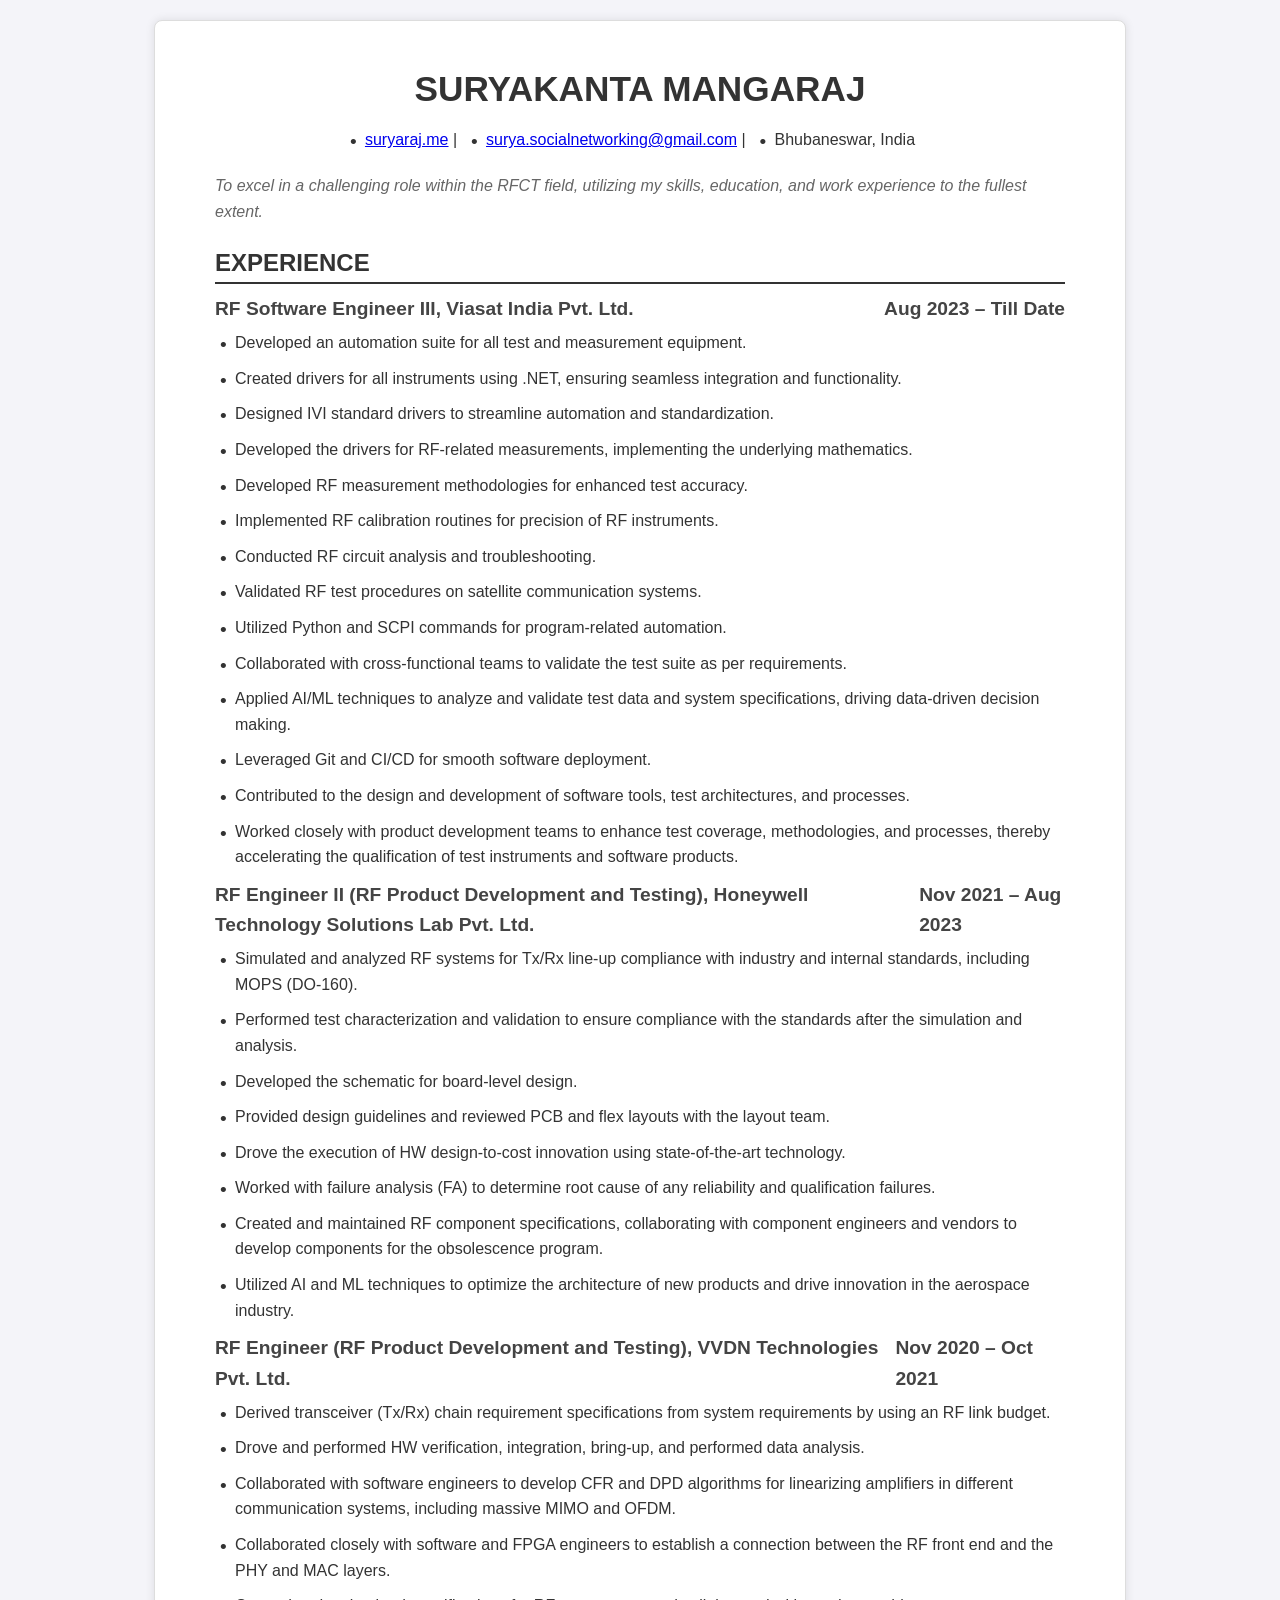
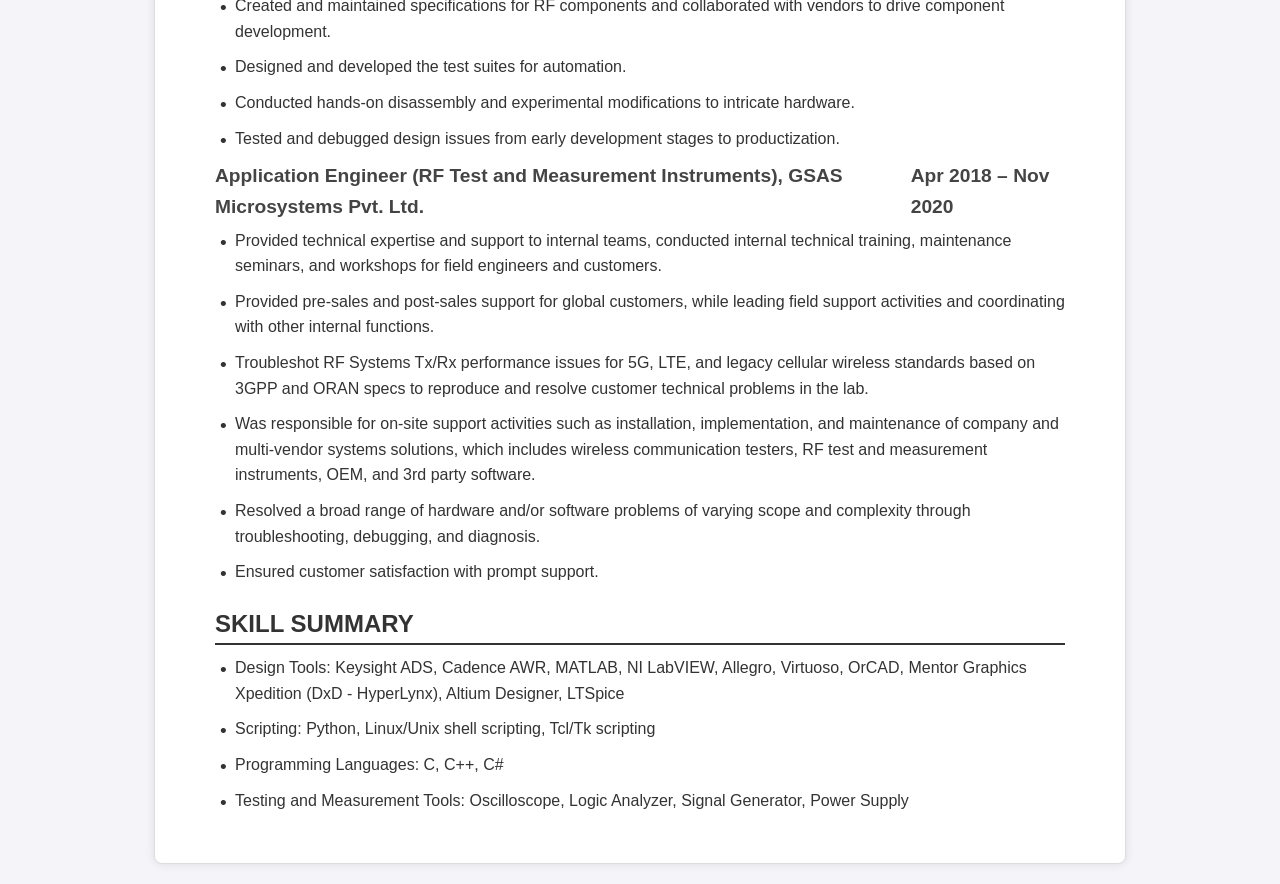
<file: Resume/index.html>
<html lang="en">
<head>
    <meta charset="UTF-8">
    <title>Suryakanta Mangaraj</title>
    <link rel="stylesheet" type="text/css" href="resume.css">
</head>
<body>
    <div id="resume">
<h1>Suryakanta Mangaraj</h1>
<ul>
<li><a href="http://suryaraj.me">suryaraj.me</a></li>
<li><a href="&#109;&#97;&#105;&#108;&#116;&#111;&#58;&#115;&#117;&#114;&#121;&#97;&#46;&#115;&#111;&#99;&#105;&#97;&#108;&#110;&#101;&#116;&#119;&#111;&#114;&#107;&#105;&#110;&#103;&#64;&#103;&#109;&#97;&#105;&#108;&#46;&#99;&#111;&#109;">&#115;&#117;&#114;&#121;&#97;&#46;&#115;&#111;&#99;&#105;&#97;&#108;&#110;&#101;&#116;&#119;&#111;&#114;&#107;&#105;&#110;&#103;&#64;&#103;&#109;&#97;&#105;&#108;&#46;&#99;&#111;&#109;</a></li>
<li>Bhubaneswar, India</li>
</ul>
<p>To excel in a challenging role within the RFCT field, utilizing my skills, education, and work experience to the fullest extent.</p>
<h2>Experience</h2>
<h3><span>RF Software Engineer III, Viasat India Pvt. Ltd.</span> <span>Aug 2023 &ndash; Till Date</span></h3>
<ul>
<li>Developed an automation suite for all test and measurement equipment.</li>
<li>Created drivers for all instruments using .NET, ensuring seamless integration and functionality.</li>
<li>Designed IVI standard drivers to streamline automation and standardization.</li>
<li>Developed the drivers for RF-related measurements, implementing the underlying mathematics.</li>
<li>Developed RF measurement methodologies for enhanced test accuracy.</li>
<li>Implemented RF calibration routines for precision of RF instruments.</li>
<li>Conducted RF circuit analysis and troubleshooting.</li>
<li>Validated RF test procedures on satellite communication systems.</li>
<li>Utilized Python and SCPI commands for program-related automation.</li>
<li>Collaborated with cross-functional teams to validate the test suite as per requirements.</li>
<li>Applied AI/ML techniques to analyze and validate test data and system specifications, driving data-driven decision making.</li>
<li>Leveraged Git and CI/CD for smooth software deployment.</li>
<li>Contributed to the design and development of software tools, test architectures, and processes.</li>
<li>Worked closely with product development teams to enhance test coverage, methodologies, and processes, thereby accelerating the qualification of test instruments and software products.</li>
</ul>
<h3><span>RF Engineer II (RF Product Development and Testing), Honeywell Technology Solutions Lab Pvt. Ltd.</span> <span>Nov 2021 &ndash; Aug 2023</span></h3>
<ul>
<li>Simulated and analyzed RF systems for Tx/Rx line-up compliance with industry and internal standards, including MOPS (DO-160).</li>
<li>Performed test characterization and validation to ensure compliance with the standards after the simulation and analysis.</li>
<li>Developed the schematic for board-level design.</li>
<li>Provided design guidelines and reviewed PCB and flex layouts with the layout team.</li>
<li>Drove the execution of HW design-to-cost innovation using state-of-the-art technology.</li>
<li>Worked with failure analysis (FA) to determine root cause of any reliability and qualification failures.</li>
<li>Created and maintained RF component specifications, collaborating with component engineers and vendors to develop components for the obsolescence program.</li>
<li>Utilized AI and ML techniques to optimize the architecture of new products and drive innovation in the aerospace industry.</li>
</ul>
<h3><span>RF Engineer (RF Product Development and Testing), VVDN Technologies Pvt. Ltd.</span> <span>Nov 2020 &ndash; Oct 2021</span></h3>
<ul>
<li>Derived transceiver (Tx/Rx) chain requirement specifications from system requirements by using an RF link budget.</li>
<li>Drove and performed HW verification, integration, bring-up, and performed data analysis.</li>
<li>Collaborated with software engineers to develop CFR and DPD algorithms for linearizing amplifiers in different communication systems, including massive MIMO and OFDM.</li>
<li>Collaborated closely with software and FPGA engineers to establish a connection between the RF front end and the PHY and MAC layers.</li>
<li>Created and maintained specifications for RF components and collaborated with vendors to drive component development.</li>
<li>Designed and developed the test suites for automation.</li>
<li>Conducted hands-on disassembly and experimental modifications to intricate hardware.</li>
<li>Tested and debugged design issues from early development stages to productization.</li>
</ul>
<h3><span>Application Engineer (RF Test and Measurement Instruments), GSAS Microsystems Pvt. Ltd.</span> <span>Apr 2018 &ndash; Nov 2020</span></h3>
<ul>
<li>Provided technical expertise and support to internal teams, conducted internal technical training, maintenance seminars, and workshops for field engineers and customers.</li>
<li>Provided pre-sales and post-sales support for global customers, while leading field support activities and coordinating with other internal functions.</li>
<li>Troubleshot RF Systems Tx/Rx performance issues for 5G, LTE, and legacy cellular wireless standards based on 3GPP and ORAN specs to reproduce and resolve customer technical problems in the lab.</li>
<li>Was responsible for on-site support activities such as installation, implementation, and maintenance of company and multi-vendor systems solutions, which includes wireless communication testers, RF test and measurement instruments, OEM, and 3rd party software.</li>
<li>Resolved a broad range of hardware and/or software problems of varying scope and complexity through troubleshooting, debugging, and diagnosis.</li>
<li>Ensured customer satisfaction with prompt support.</li>
</ul>
<h2>Skill Summary</h2>
<ul>
<li>Design Tools: Keysight ADS, Cadence AWR, MATLAB, NI LabVIEW, Allegro, Virtuoso, OrCAD, Mentor Graphics Xpedition (DxD - HyperLynx), Altium Designer, LTSpice</li>
<li>Scripting: Python, Linux/Unix shell scripting, Tcl/Tk scripting</li>
<li>Programming Languages: C, C++, C#</li>
<li>Testing and Measurement Tools: Oscilloscope, Logic Analyzer, Signal Generator, Power Supply</li>
</ul></div>
</body>
</html>
</file>
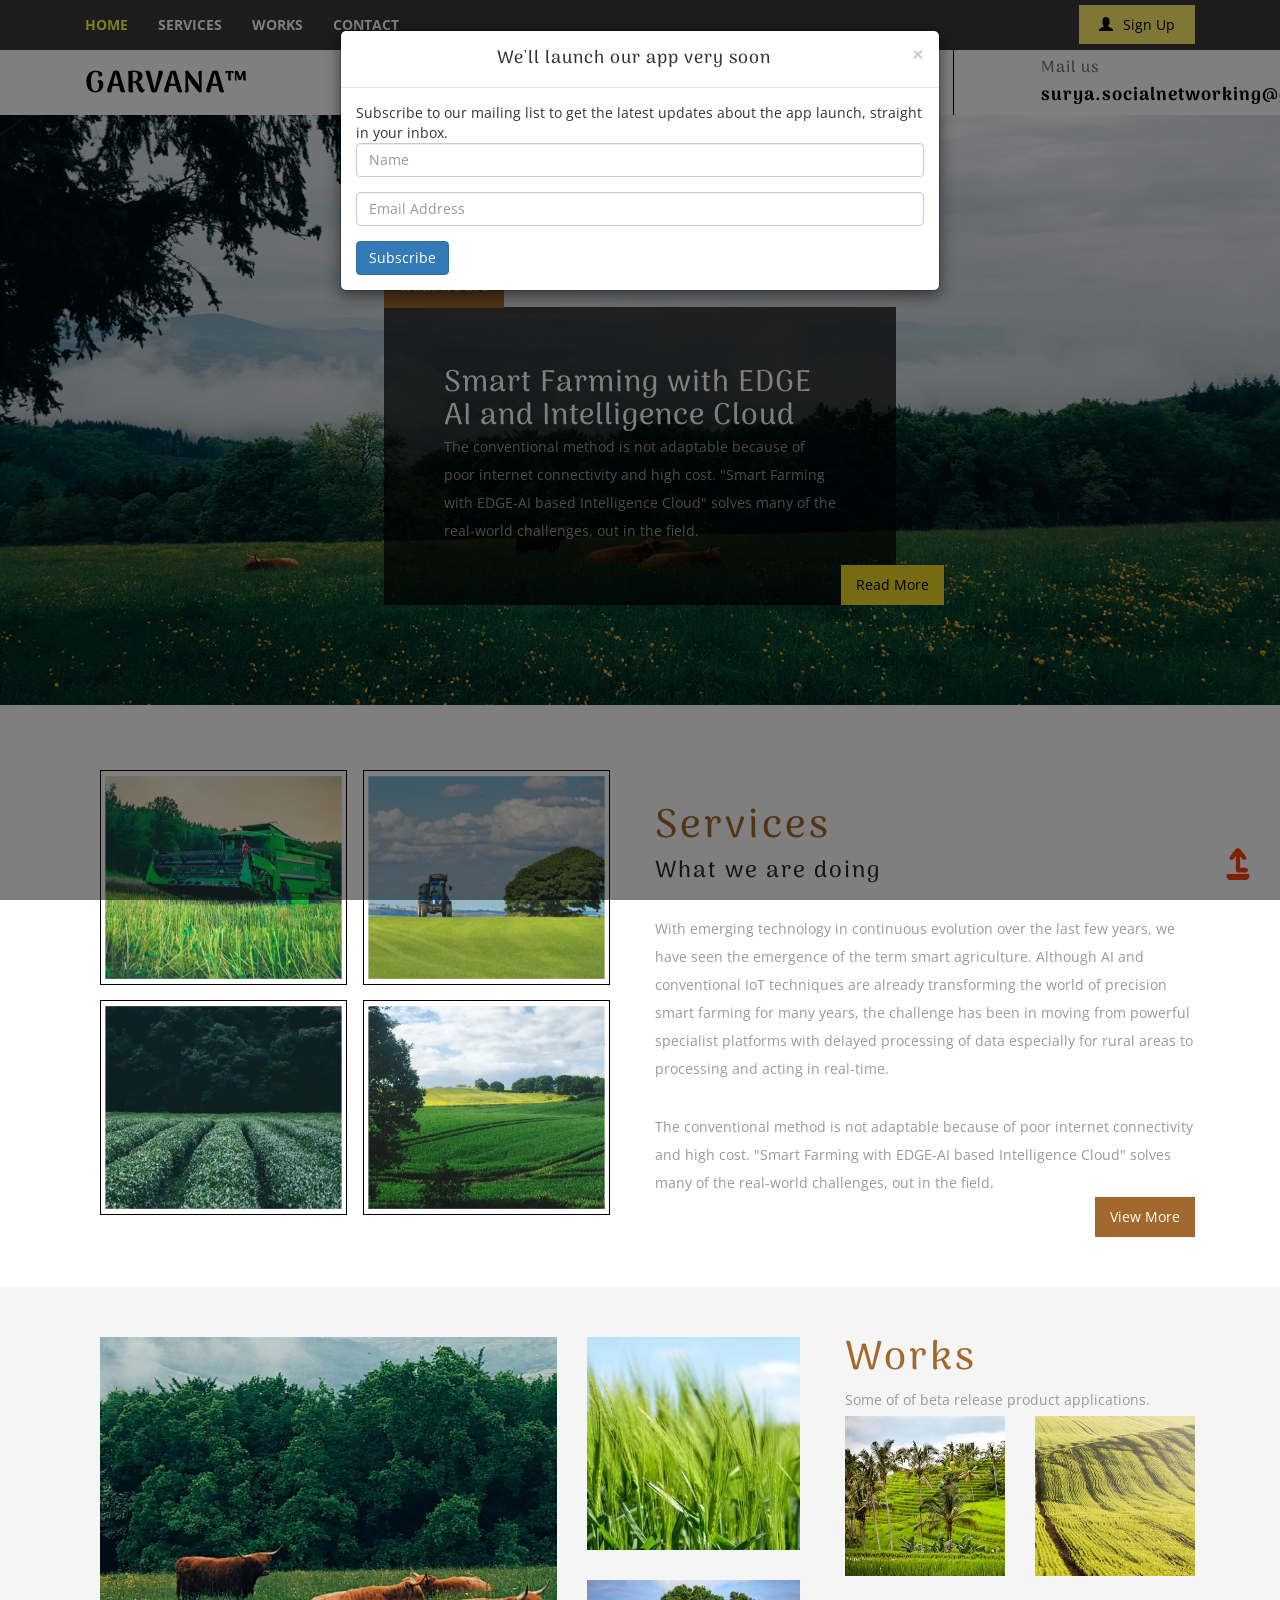
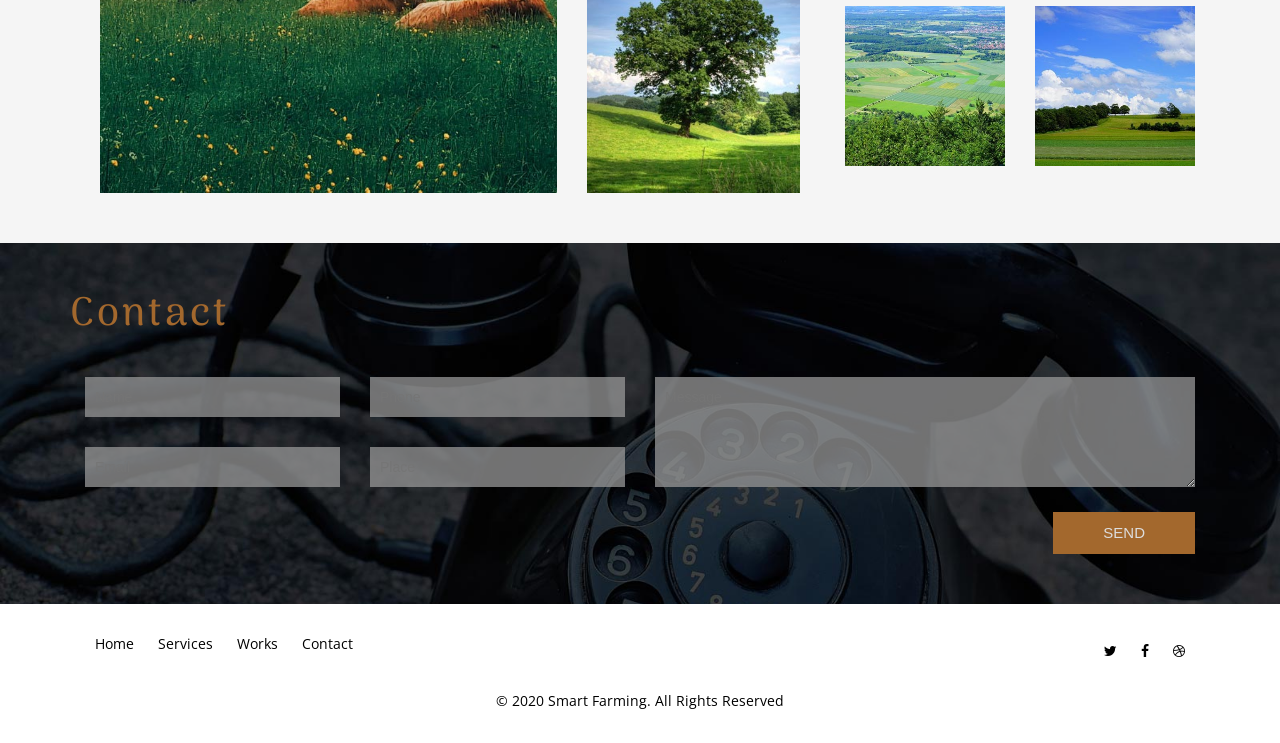
<file: SmartFarming/index.html>
<!-- 
	Author: Surya
	License: Creative Commons Attribution 3.0 Unported
	License URL: http://creativecommons.org/licenses/by/3.0/
-->
<!DOCTYPE html>
<html lang="en">
<head>
<title>Smart Farming with EDGE AI and Intelligence Cloud</title>
<meta name="viewport" content="width=device-width, initial-scale=1">
<meta http-equiv="Content-Type" content="text/html; charset=utf-8" />
<meta name="keywords" content="Plantation Responsive web template, Bootstrap Web Templates, Flat Web Templates, Android Compatible web template, 
Smartphone Compatible web template, free webdesigns for Nokia, Samsung, LG, SonyEricsson, Motorola web design" />
<script type="application/x-javascript"> addEventListener("load", function() { setTimeout(hideURLbar, 0); }, false); function hideURLbar(){ window.scrollTo(0,1); } </script>
<!-- css -->
<link href="css/bootstrap.css" rel="stylesheet" type="text/css" media="all" />
<link rel="stylesheet" href="css/style.css" type="text/css" media="all" />
<link type="text/css" rel="stylesheet" href="css/cm-overlay.css" />
<link href="css/popup-box.css" rel="stylesheet" type="text/css" media="all" />
<link rel="stylesheet" href="css/font-awesome.min.css" type="text/css" media="all" />
<!--// css -->
<!-- font -->
<link href="//fonts.googleapis.com/css?family=Arima+Madurai" rel="stylesheet">
<link href='//fonts.googleapis.com/css?family=Open+Sans:400,300,300italic,400italic,600,600italic,700,700italic,800,800italic' rel='stylesheet' type='text/css'>
<!-- //font -->
<script src="js/jquery-1.11.1.min.js"></script>
<script src="js/bootstrap.js"></script>
	<!-- start-smooth-scrolling -->
			<script type="text/javascript" src="js/move-top.js"></script>
			<script type="text/javascript" src="js/easing.js"></script>
			<script type="text/javascript">
				jQuery(document).ready(function($) {
					$(".scroll").click(function(event){		
					event.preventDefault();
					$('html,body').animate({scrollTop:$(this.hash).offset().top},1000);
				});
			});
			</script>
	<!-- //start-smoth-scrolling -->
		<!-- here stars scrolling icon -->
	<script type="text/javascript">
		$(document).ready(function() {
			/*
				var defaults = {
				containerID: 'toTop', // fading element id
				containerHoverID: 'toTopHover', // fading element hover id
				scrollSpeed: 1200,
				easingType: 'linear' 
				};
			*/
								
			$().UItoTop({ easingType: 'easeOutQuart' });
								
			});
	</script>
	<script src="js/jquery.magnific-popup.js" type="text/javascript"></script>
<script type="text/javascript" src="js/modernizr.custom.53451.js"></script> 
 <script>
						$(document).ready(function() {
						$("#myModal").modal('show');
						$('.popup-with-zoom-anim').magnificPopup({
							type: 'inline',
							fixedContentPos: false,
							fixedBgPos: true,
							overflowY: 'auto',
							closeBtnInside: true,
							preloader: false,
							midClick: true,
							removalDelay: 300,
							mainClass: 'my-mfp-zoom-in'
						});
																						
						});
</script>	

</head>
<body>
	<!-- Modal popup -->
	<div id="myModal" class="modal fade">
		<div class="modal-dialog">
			<div class="modal-content">
				<div class="modal-header">
					<button type="button" class="close" data-dismiss="modal" aria-hidden="true">&times;</button>
					<h4 class="modal-title">We'll launch our app very soon</h4>
				</div>
				<div class="modal-body">
					<p>Subscribe to our mailing list to get the latest updates about the app launch, straight in your inbox.</p>
					<form>
						<div class="form-group">
							<input type="text" class="form-control" placeholder="Name">
						</div>
						<div class="form-group">
							<input type="email" class="form-control" placeholder="Email Address">
						</div>
						<button type="submit" class="btn btn-primary">Subscribe</button>
					</form>
				</div>
			</div>
		</div>
	</div>
	<!-- End of Modal -->
<div class="header-top-w3layouts" id="header">
	<div class="container">
		<div class="col-md-8 navigation">
			<nav class="navbar navbar-default">
			<!-- Brand and toggle get grouped for better mobile display -->
				<div class="navbar-header">
				 <button type="button" class="navbar-toggle collapsed" data-toggle="collapse" data-target="#bs-example-navbar-collapse-1">
					<span class="sr-only">Toggle navigation</span>
					<span class="icon-bar"></span>
					<span class="icon-bar"></span>
					<span class="icon-bar"></span>
				</button>
				<div class="collapse navbar-collapse nav-wil" id="bs-example-navbar-collapse-1">
					<nav class="link-effect-2" id="link-effect-2"> 
						<ul class="nav navbar-nav">
							<li class="active"><a href="index.html">Home</a></li>
							<li><a href="#services" class="scroll"><span data-hover="Services">Services</span></a></li>
							<li><a href="#works" class="scroll"><span data-hover="Works">Works</span></a></li>
							<li><a href="#contact" class="scroll"><span data-hover="Contact">Contact</span></a></li>
						</ul>
					</nav>
				</div>
				</div>
			</nav>
		</div>
		<div class="col-md-4 sign-up">
			<a class="book popup-with-zoom-anim button-isi zoomIn animated" data-wow-delay=".5s" href="#small-dialog2"><span class="glyphicon glyphicon-user" aria-hidden="true"></span>Sign Up</a>
		</div>
		<div class="clearfix"></div>
	</div>
</div>
<div class="header-bottom-w3">
	<div class="container">
		<div class="col-md-4 logo-agileits">
			<a href="#"><h1>Garvana™</h1></a>
		</div>
		<div class="col-md-8 call-mail-agileinfo">
			<div class="call">
				<h4>Call us</h4>
				<h3>+91-7008496045</h3>
			</div>
			<div class="mail">
				<h4>Mail us</h4>
				<h3><a href="mailto:surya.socialnetworking@gmail.com">surya.socialnetworking@gmail.com</a></h3>
			</div>
			<div class="clearfix"></div>
		</div>
		<div class="clearfix"></div>
	</div>
</div>
<div class="banner-w3l">
	
	<div class="banner-text-w3ls">
		<h3>What we are</h3>
		<h2> Smart Farming with EDGE AI and Intelligence Cloud </h2>
		<p>The conventional method is not adaptable because of poor internet connectivity and high cost. "Smart Farming with EDGE-AI based Intelligence Cloud" solves many of the real-world challenges, out in the field.</p>
		<a href="single.html">Read More</a>
	</div>
</div>
<div class="banner-btm-w3-agile" id="services">
	<div class="container">
		<div class="col-md-6 banner-btm-right-w3ls">
			<div class="col-md-6 banner-btm-right-w3ls-one">
				<div class="gap">
					<div class="grid">
						<figure class="effect-apollo">
							<img src="images/bb1.jpg" alt=" " />
						</figure>
					</div>
				</div>
				<div class="grid">
					<figure class="effect-apollo">
						<img src="images/bb2.jpg" alt=" " />
					</figure>
				</div>
			</div>
			<div class="col-md-6 banner-btm-right-w3ls-two">
				<div class="gap">
					<div class="grid">
						<figure class="effect-apollo">
							<img  src="images/bb3.jpg" alt=" " />
						</figure>
					</div>
				</div>
				<div class="grid">
					<figure class="effect-apollo">
						<img src="images/bb4.jpg" alt=" " />
					</figure>
				</div>
			</div>
		</div>
		<div class="col-md-6 banner-btm-left-w3ls">
			<h3>Services</h3>
			<h4>What we are doing</h4>
			 <p>With emerging technology in continuous evolution over the last few years, we have seen the emergence of the term smart agriculture. Although AI and conventional IoT techniques are already transforming the world of precision smart farming for many years, the challenge has been in moving from powerful specialist platforms with delayed processing of data especially for rural areas to processing and acting in real-time. </p>	
			 <p class="w3layouts">The conventional method is not adaptable because of poor internet connectivity and high cost. "Smart Farming with EDGE-AI based Intelligence Cloud" solves many of the real-world challenges, out in the field.</p>
			 <a href="single.html">View More</a>
		</div>
		<div class="clearfix"></div>
		</div>	
	</div>
	<!-- //banner-bottom -->
	
	<!--works-->
	<div class="works" id="works">
		<div class="container">
			<div class="col-md-8 work-left">
				<div class="work-left-top">
					<div class="col-md-8  work-left-top-left">
						<div class="first-img">
							<div class="view second-effect">
								<a class="cm-overlay" href="images/g1.jpg">
									<img src="images/g1.jpg" alt=" " />
									<div class="mask">
										
									</div>
								</a>
							</div>
						</div>
					</div>
					<div class="col-md-4 work-left-top-right">
						<div class="second-img">
							<div class="view second-effect">
								<a class="cm-overlay" href="images/g2.jpg">
									<img src="images/g2.jpg" alt=" " />
									<div class="mask">
										
									</div>
								</a>
							</div>
						</div>
						<div class="third-img">
							<div class="view second-effect">
								<a class="cm-overlay" href="images/g3.jpg">
									<img src="images/g3.jpg" alt=" " />
									<div class="mask">
									
									</div>
								</a>
							</div>
						</div>
					</div>
					<div class="clearfix"></div>
				</div>
			</div>
			<div class="col-md-4 work-right">
				<h3>Works</h3>
				<p>Some of of beta release product applications.</p>
				<div class="col-md-6 work-right-left">
					<div class="seventh-img">
							<div class="view second-effect">
								<a class="cm-overlay" href="images/g7.jpg">
									<img src="images/g7.jpg" alt=" " />
									<div class="mask">
										
									</div>
								</a>
							</div>
					</div>
					<div class="eighth-img">
							<div class="view second-effect">
								<a class="cm-overlay" href="images/g8.jpg">
									<img src="images/g8.jpg" alt=" " />
									<div class="mask">
										
									</div>
								</a>
							</div>
					</div>
				</div>
				<div class="col-md-6 work-right-right">
					<div class="ninth-img">
							<div class="view second-effect">
								<a class="cm-overlay" href="images/g9.jpg">
									<img src="images/g9.jpg" alt=" " />
									<div class="mask">
										
									</div>
								</a>
							</div>
					</div>
					<div class="tenth-img">
							<div class="view second-effect">
								<a class="cm-overlay" href="images/g10.jpg">
									<img src="images/g10.jpg" alt=" " />
									<div class="mask">
										
									</div>
								</a>
							</div>
					</div>
				</div>
				<div class="clearfix"></div>
			</div>
			<div class="clearfix"></div>
		</div>
	</div>
	<!-- //works-->
				<script src="js/jquery.tools.min.js"></script>
			<script src="js/jquery.mobile.custom.min.js"></script>
				<script src="js/jquery.cm-overlay.js"></script>
			<script>
				$(document).ready(function(){
					$('.cm-overlay').cmOverlay();
				});
			</script>
	<!-- Contact -->
	<div class="aitscontactw3l" id="contact">
		<div class="container">
			<h3>Contact</h3>

			<form action="#" method="post" class="aitscontactw3l-grids">
				<div class="col-md-3 aitscontactw3l-grid aitscontactw3l-grid-1">
					<input class="fill fill-top" type="text" name="Name" placeholder="Name" required="">
					<input class="fill" type="email" name="Email" placeholder="Email" required="">
				</div>
				<div class="col-md-3 aitscontactw3l-grid aitscontactw3l-grid-2">
					<input class="fill fill-top" type="tel" name="Phone" placeholder="Phone" required="">
					<input class="fill" type="text" name="Place" placeholder="Place" required="">
				</div>
				<div class="col-md-6 aitscontactw3l-grid aitscontactw3l-grid-3">
					<textarea class="fill message" name="Message" placeholder="Message" required=""></textarea>
					<input class="submit" type="submit" name="Send" value="SEND">
				</div>
				<div class="clearfix"></div>
			</form>

		</div>
	</div>
	<!-- //Contact -->

	<!-- Footer -->
	<div class="footer">
		<div class="container">

			<div class="agilefooter-top">
				<!-- Quick-Links -->
				<div class="col-md-6 agilefootergrid footer-nav">
					<ul>
							<li class="active"><a href="#header" class="scroll"><span data-hover="Home">Home</span></a></li>
							<li><a href="#services" class="scroll"><span data-hover="Services">Services</span></a></li>
							<li><a href="#works" class="scroll"><span data-hover="Works">Works</span></a></li>
							<li><a href="#contact" class="scroll"><span data-hover="Contact">Contact</span></a></li>
					</ul>
				</div>
				<!-- //Quick-Links -->

				<!-- Newsletter -->
				<div class="col-md-6 social-icons">
					<ul>
						<li><a href="#"><i class="fa fa-twitter" aria-hidden="true"></i></a></li>
						<li><a href="#"><i class="fa fa-facebook" aria-hidden="true"></i></a></li>
						<li><a href="#"><i class="fa fa-dribbble" aria-hidden="true"></i></a></li>
					</ul>
				</div>
				<!-- //Newsletter -->
			<div class="clearfix"></div>
			</div>

			<div class="agilefooter-bottom">
				<p>&copy; 2020 Smart Farming. All Rights Reserved</p>
			</div>
		</div>

	</div>
	<!-- //Footer -->


<div class="pop-up"> 
	<div id="small-dialog2" class="mfp-hide book-form">
		<h3>Sign Up</h3>
			<form action="#" method="post">
				<input type="text" name="Name" placeholder="Your Name" required=""/>
				<input type="text" name="Email" class="email" placeholder="Email" required=""/>
				<input type="password" name="Password" class="password" placeholder="Password" required=""/>	
				<input type="password" name="Password" class="password" placeholder="Confirm Password" required=""/>
				<input type="submit" value="Sign Up">
			</form>
	</div>
</div>	

</body>
</html>
</file>
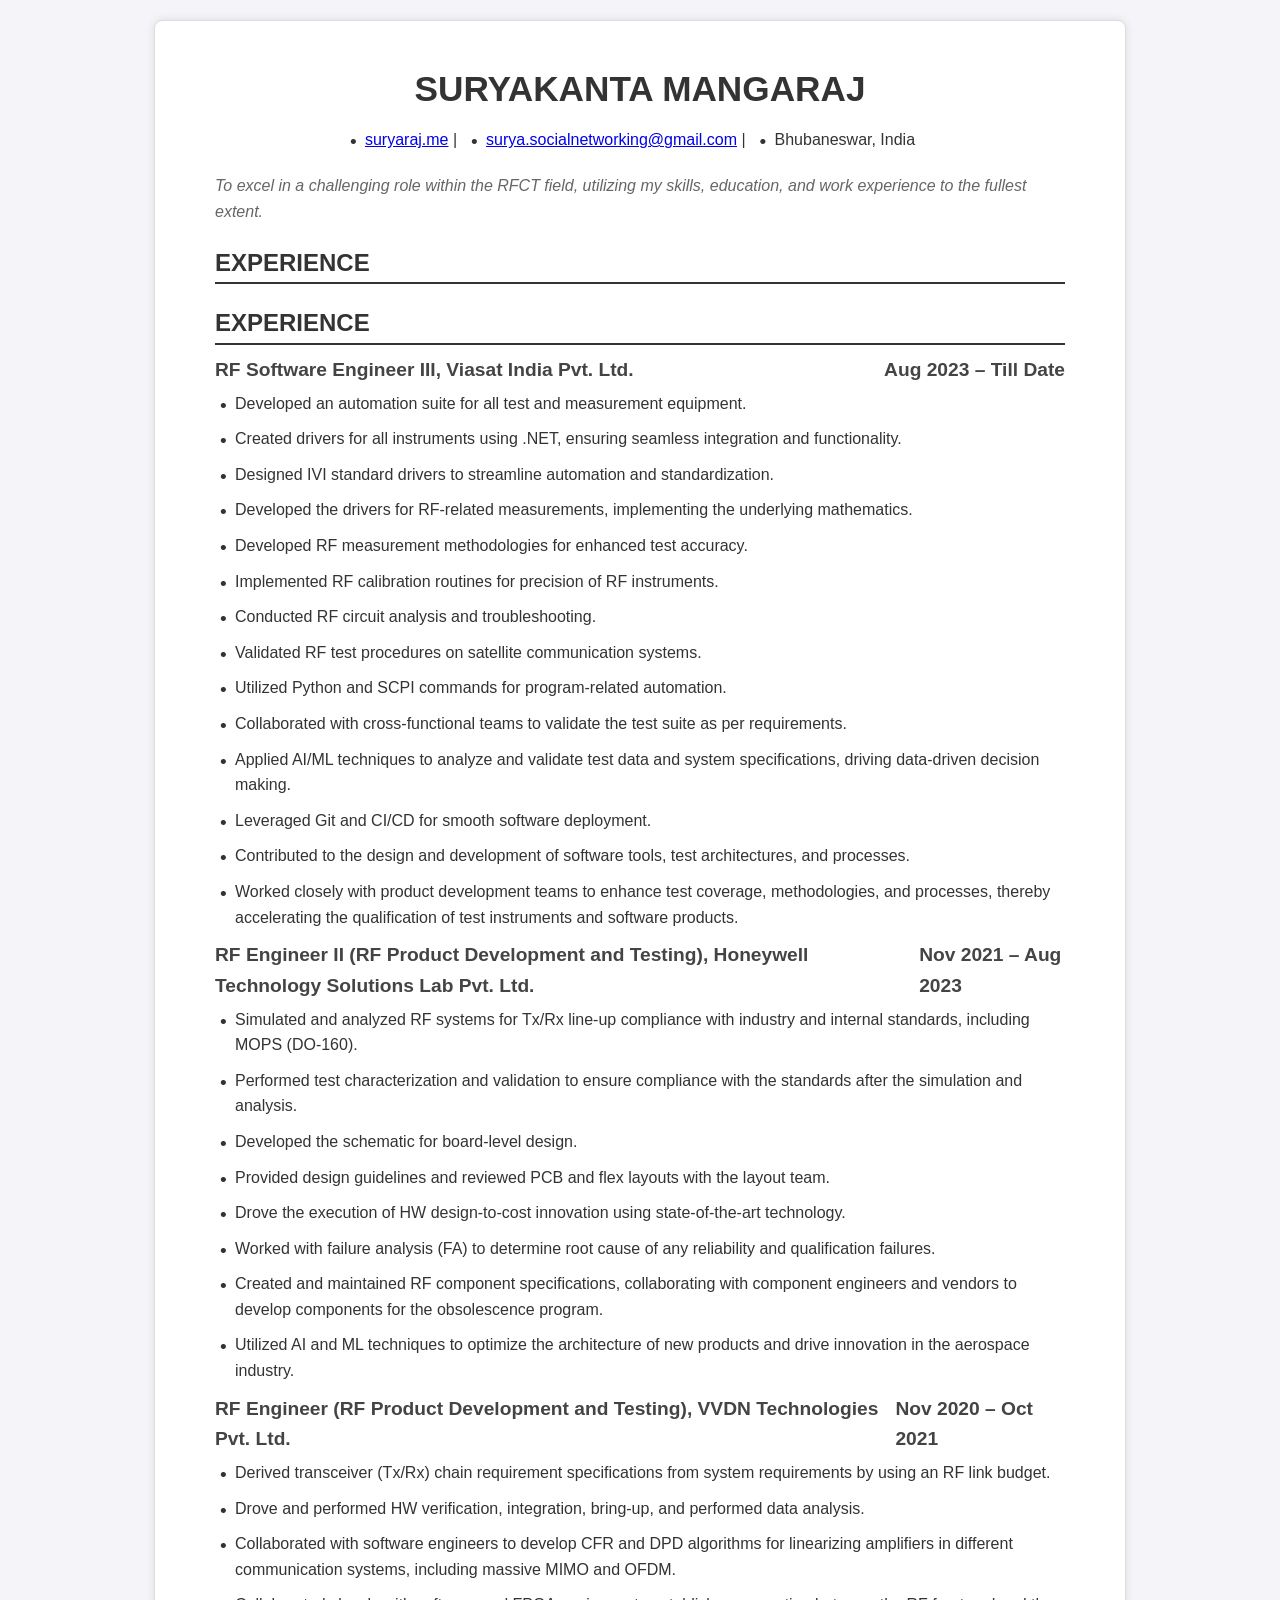
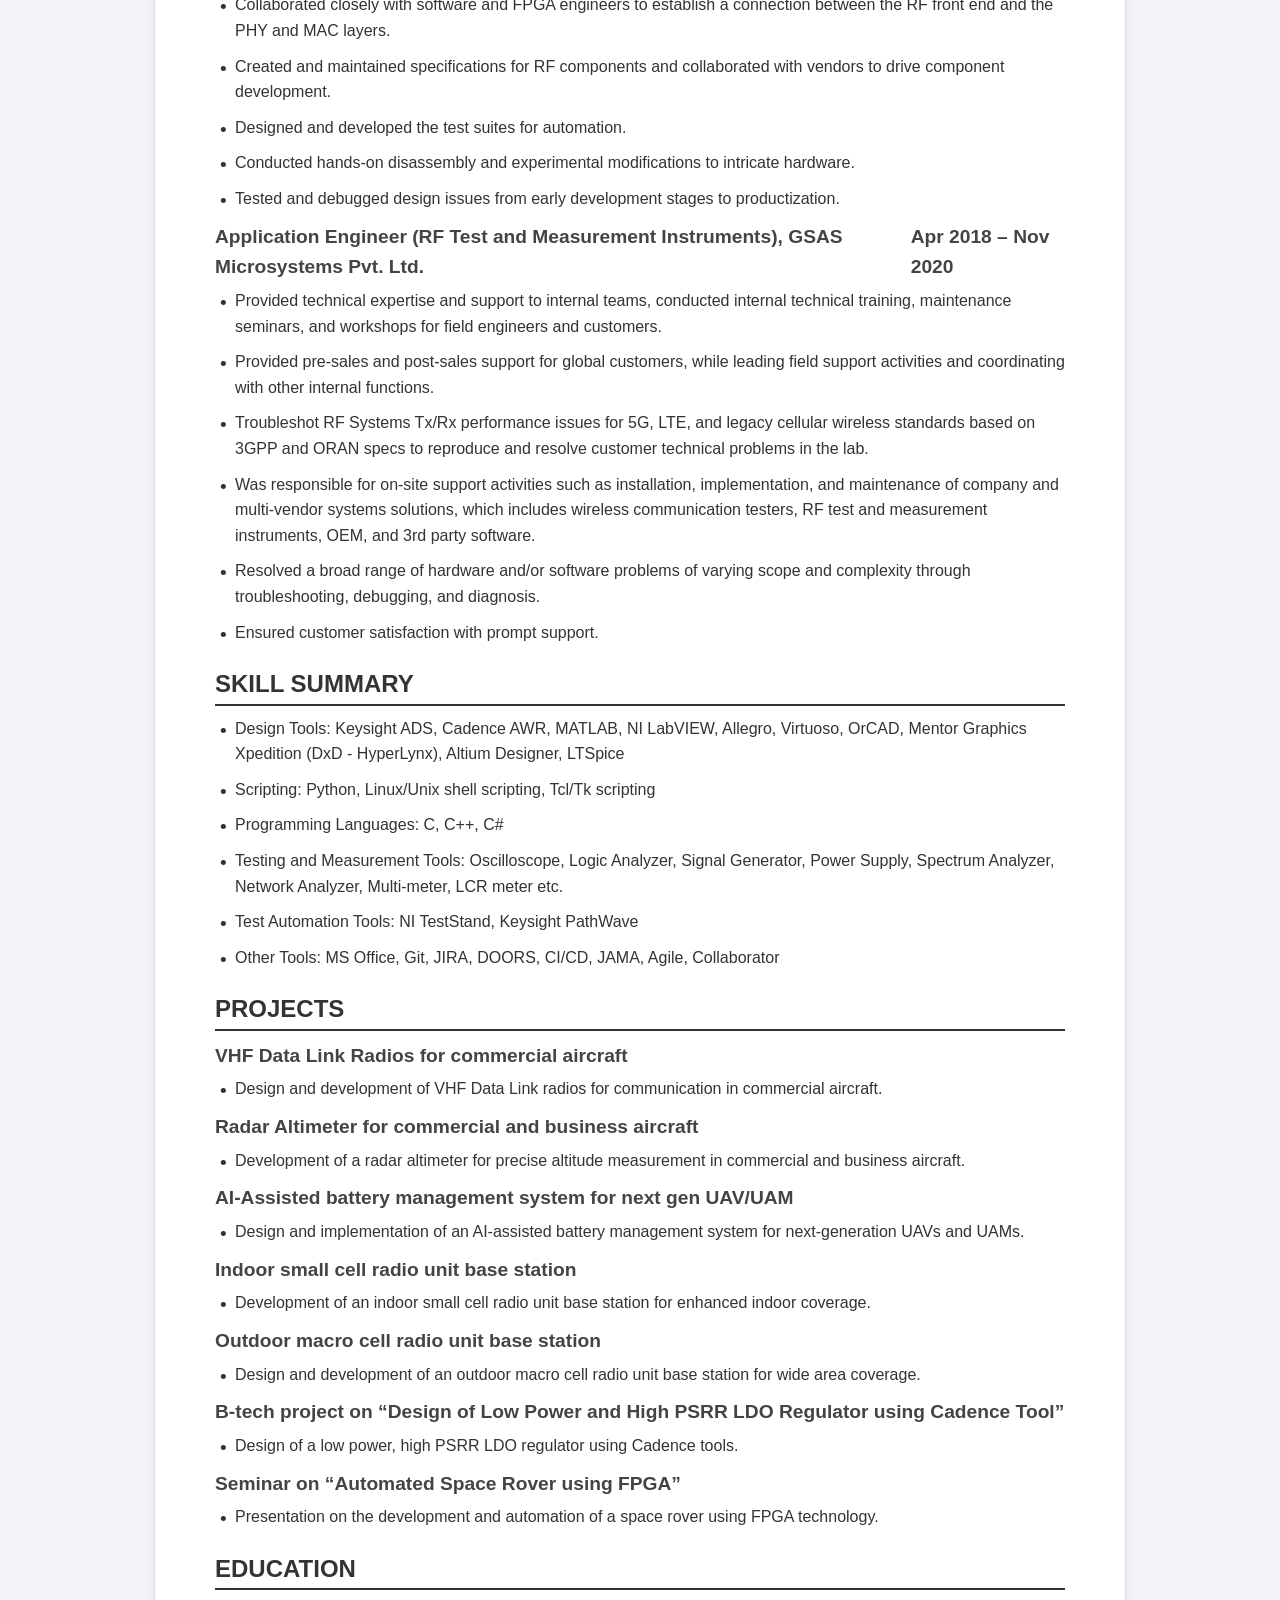
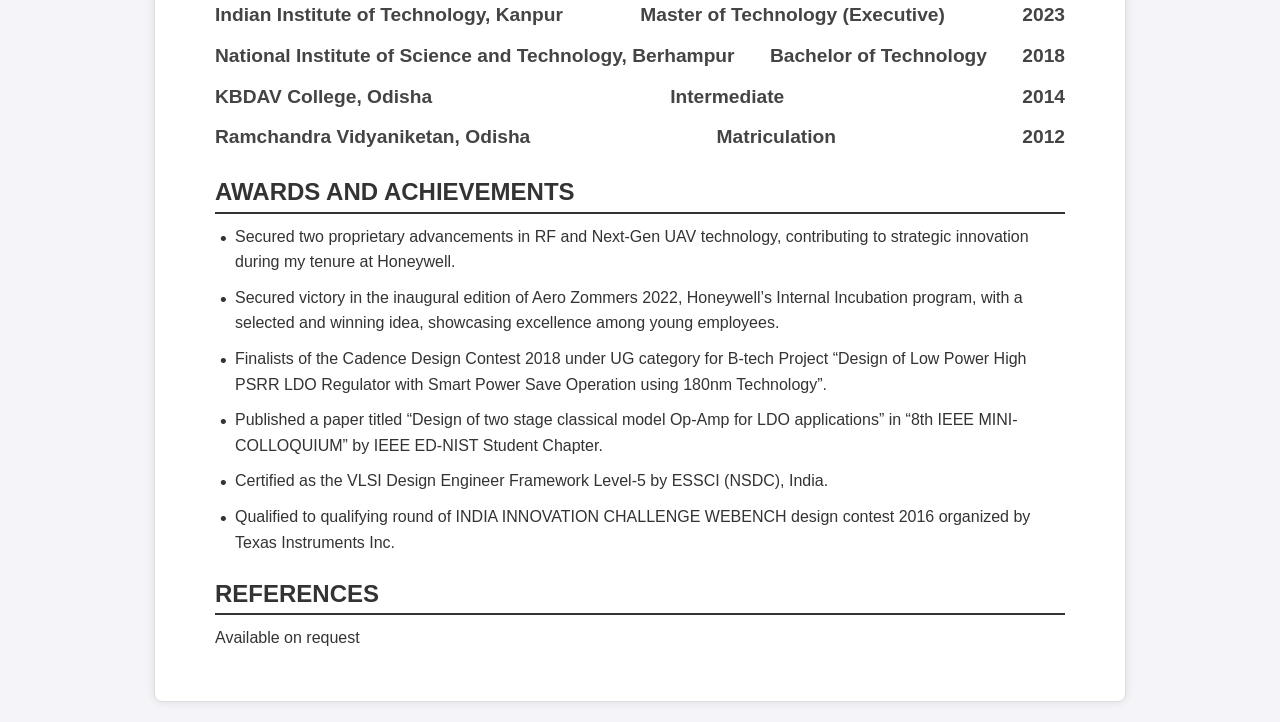
<file: Resume/resume.html>
<html lang="en">
<head>
<meta charset="UTF-8">
<title>Suryakanta Mangaraj</title>
<link rel="stylesheet" type="text/css" href="resume.css">
</head>
<body>
<div id="resume">
<!-- The (first) h1 will be used as the <title> of the HTML page -->
<h1>Suryakanta Mangaraj</h1>
<!-- The unordered list immediately after the h1 will be formatted on a single
line. It is intended to be used for contact details -->

<ul>
<li><a href="http://suryaraj.me">suryaraj.me</a></li>
<li><a href="&#109;&#97;&#105;&#108;&#116;&#111;&#58;&#115;&#117;&#114;&#121;&#97;&#46;&#115;&#111;&#99;&#105;&#97;&#108;&#110;&#101;&#116;&#119;&#111;&#114;&#107;&#105;&#110;&#103;&#64;&#103;&#109;&#97;&#105;&#108;&#46;&#99;&#111;&#109;">&#115;&#117;&#114;&#121;&#97;&#46;&#115;&#111;&#99;&#105;&#97;&#108;&#110;&#101;&#116;&#119;&#111;&#114;&#107;&#105;&#110;&#103;&#64;&#103;&#109;&#97;&#105;&#108;&#46;&#99;&#111;&#109;</a></li>
<li>Bhubaneswar, India</li>
</ul>
<!-- The paragraph after the h1 and ul and before the first h2 is optional. It
is intended to be used for a short summary. -->
<p>To excel in a challenging role within the RFCT field, utilizing my skills, education, and work experience to the fullest extent.</p>
<h2>Experience</h2>
<!-- You have to wrap the "left" and "right" half of these headings in spans by
hand -->

<h2>Experience</h2>
<h3><span>RF Software Engineer III, Viasat India Pvt. Ltd.</span> <span>Aug 2023 &ndash; Till Date</span></h3>
<ul>
<li>Developed an automation suite for all test and measurement equipment.</li>
<li>Created drivers for all instruments using .NET, ensuring seamless integration and functionality.</li>
<li>Designed IVI standard drivers to streamline automation and standardization.</li>
<li>Developed the drivers for RF-related measurements, implementing the underlying mathematics.</li>
<li>Developed RF measurement methodologies for enhanced test accuracy.</li>
<li>Implemented RF calibration routines for precision of RF instruments.</li>
<li>Conducted RF circuit analysis and troubleshooting.</li>
<li>Validated RF test procedures on satellite communication systems.</li>
<li>Utilized Python and SCPI commands for program-related automation.</li>
<li>Collaborated with cross-functional teams to validate the test suite as per requirements.</li>
<li>Applied AI/ML techniques to analyze and validate test data and system specifications, driving data-driven decision making.</li>
<li>Leveraged Git and CI/CD for smooth software deployment.</li>
<li>Contributed to the design and development of software tools, test architectures, and processes.</li>
<li>Worked closely with product development teams to enhance test coverage, methodologies, and processes, thereby accelerating the qualification of test instruments and software products.</li>
</ul>
<h3><span>RF Engineer II (RF Product Development and Testing), Honeywell Technology Solutions Lab Pvt. Ltd.</span> <span>Nov 2021 &ndash; Aug 2023</span></h3>
<ul>
<li>Simulated and analyzed RF systems for Tx/Rx line-up compliance with industry and internal standards, including MOPS (DO-160).</li>
<li>Performed test characterization and validation to ensure compliance with the standards after the simulation and analysis.</li>
<li>Developed the schematic for board-level design.</li>
<li>Provided design guidelines and reviewed PCB and flex layouts with the layout team.</li>
<li>Drove the execution of HW design-to-cost innovation using state-of-the-art technology.</li>
<li>Worked with failure analysis (FA) to determine root cause of any reliability and qualification failures.</li>
<li>Created and maintained RF component specifications, collaborating with component engineers and vendors to develop components for the obsolescence program.</li>
<li>Utilized AI and ML techniques to optimize the architecture of new products and drive innovation in the aerospace industry.</li>
</ul>
<h3><span>RF Engineer (RF Product Development and Testing), VVDN Technologies Pvt. Ltd.</span> <span>Nov 2020 &ndash; Oct 2021</span></h3>
<ul>
<li>Derived transceiver (Tx/Rx) chain requirement specifications from system requirements by using an RF link budget.</li>
<li>Drove and performed HW verification, integration, bring-up, and performed data analysis.</li>
<li>Collaborated with software engineers to develop CFR and DPD algorithms for linearizing amplifiers in different communication systems, including massive MIMO and OFDM.</li>
<li>Collaborated closely with software and FPGA engineers to establish a connection between the RF front end and the PHY and MAC layers.</li>
<li>Created and maintained specifications for RF components and collaborated with vendors to drive component development.</li>
<li>Designed and developed the test suites for automation.</li>
<li>Conducted hands-on disassembly and experimental modifications to intricate hardware.</li>
<li>Tested and debugged design issues from early development stages to productization.</li>
</ul>
<h3><span>Application Engineer (RF Test and Measurement Instruments), GSAS Microsystems Pvt. Ltd.</span> <span>Apr 2018 &ndash; Nov 2020</span></h3>
<ul>
<li>Provided technical expertise and support to internal teams, conducted internal technical training, maintenance seminars, and workshops for field engineers and customers.</li>
<li>Provided pre-sales and post-sales support for global customers, while leading field support activities and coordinating with other internal functions.</li>
<li>Troubleshot RF Systems Tx/Rx performance issues for 5G, LTE, and legacy cellular wireless standards based on 3GPP and ORAN specs to reproduce and resolve customer technical problems in the lab.</li>
<li>Was responsible for on-site support activities such as installation, implementation, and maintenance of company and multi-vendor systems solutions, which includes wireless communication testers, RF test and measurement instruments, OEM, and 3rd party software.</li>
<li>Resolved a broad range of hardware and/or software problems of varying scope and complexity through troubleshooting, debugging, and diagnosis.</li>
<li>Ensured customer satisfaction with prompt support.</li>
</ul>
<h2>Skill Summary</h2>
<ul>
<li>Design Tools: Keysight ADS, Cadence AWR, MATLAB, NI LabVIEW, Allegro, Virtuoso, OrCAD, Mentor Graphics Xpedition (DxD - HyperLynx), Altium Designer, LTSpice</li>
<li>Scripting: Python, Linux/Unix shell scripting, Tcl/Tk scripting</li>
<li>Programming Languages: C, C++, C#</li>
<li>Testing and Measurement Tools: Oscilloscope, Logic Analyzer, Signal Generator, Power Supply, Spectrum Analyzer, Network Analyzer, Multi-meter, LCR meter etc.</li>
<li>Test Automation Tools: NI TestStand, Keysight PathWave</li>
<li>Other Tools: MS Office, Git, JIRA, DOORS, CI/CD, JAMA, Agile, Collaborator</li>
</ul>
<h2>Projects</h2>
<h3><span>VHF Data Link Radios for commercial aircraft</span></h3>
<ul>
<li>Design and development of VHF Data Link radios for communication in commercial aircraft.</li>
</ul>
<h3><span>Radar Altimeter for commercial and business aircraft</span></h3>
<ul>
<li>Development of a radar altimeter for precise altitude measurement in commercial and business aircraft.</li>
</ul>
<h3><span>AI-Assisted battery management system for next gen UAV/UAM</span></h3>
<ul>
<li>Design and implementation of an AI-assisted battery management system for next-generation UAVs and UAMs.</li>
</ul>
<h3><span>Indoor small cell radio unit base station</span></h3>
<ul>
<li>Development of an indoor small cell radio unit base station for enhanced indoor coverage.</li>
</ul>
<h3><span>Outdoor macro cell radio unit base station</span></h3>
<ul>
<li>Design and development of an outdoor macro cell radio unit base station for wide area coverage.</li>
</ul>
<h3><span>B-tech project on “Design of Low Power and High PSRR LDO Regulator using Cadence Tool”</span></h3>
<ul>
<li>Design of a low power, high PSRR LDO regulator using Cadence tools.</li>
</ul>
<h3><span>Seminar on “Automated Space Rover using FPGA”</span></h3>
<ul>
<li>Presentation on the development and automation of a space rover using FPGA technology.</li>
</ul>
<h2>Education</h2>
<h3><span>Indian Institute of Technology, Kanpur</span> <span>Master of Technology (Executive)</span> <span>2023</span></h3>
<h3><span>National Institute of Science and Technology, Berhampur</span> <span>Bachelor of Technology</span> <span>2018</span></h3>
<h3><span>KBDAV College, Odisha</span> <span>Intermediate</span> <span>2014</span></h3>
<h3><span>Ramchandra Vidyaniketan, Odisha</span> <span>Matriculation</span> <span>2012</span></h3>
<h2>Awards and Achievements</h2>
<ul>
<li>Secured two proprietary advancements in RF and Next-Gen UAV technology, contributing to strategic innovation during my tenure at Honeywell.</li>
<li>Secured victory in the inaugural edition of Aero Zommers 2022, Honeywell&rsquo;s Internal Incubation program, with a selected and winning idea, showcasing excellence among young employees.</li>
<li>Finalists of the Cadence Design Contest 2018 under UG category for B-tech Project “Design of Low Power High PSRR LDO Regulator with Smart Power Save Operation using 180nm Technology”.</li>
<li>Published a paper titled “Design of two stage classical model Op-Amp for LDO applications” in “8th IEEE MINI-COLLOQUIUM” by IEEE ED-NIST Student Chapter.</li>
<li>Certified as the VLSI Design Engineer Framework Level-5 by ESSCI (NSDC), India.</li>
<li>Qualified to qualifying round of INDIA INNOVATION CHALLENGE WEBENCH design contest 2016 organized by Texas Instruments Inc.</li>
</ul>
<h2>References</h2>
<p>Available on request</p></div>
</body>
</html>
</file>
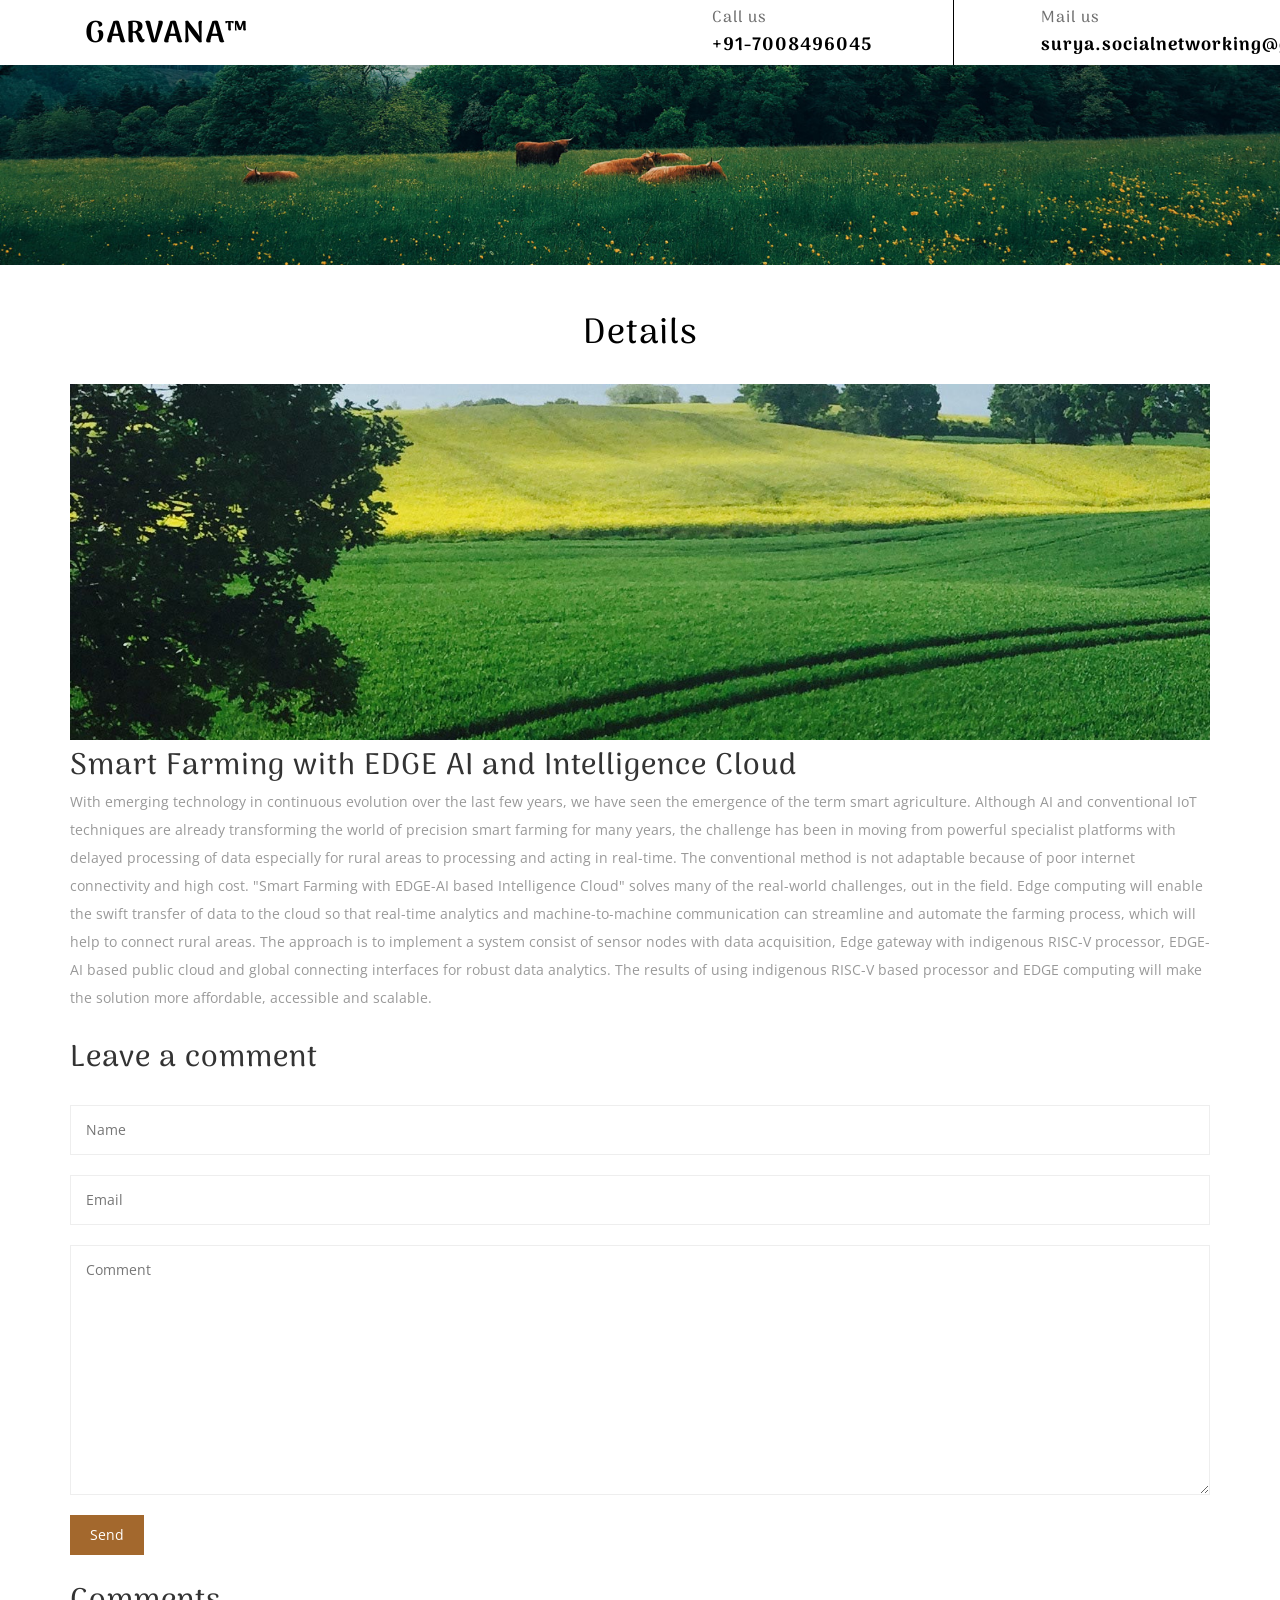
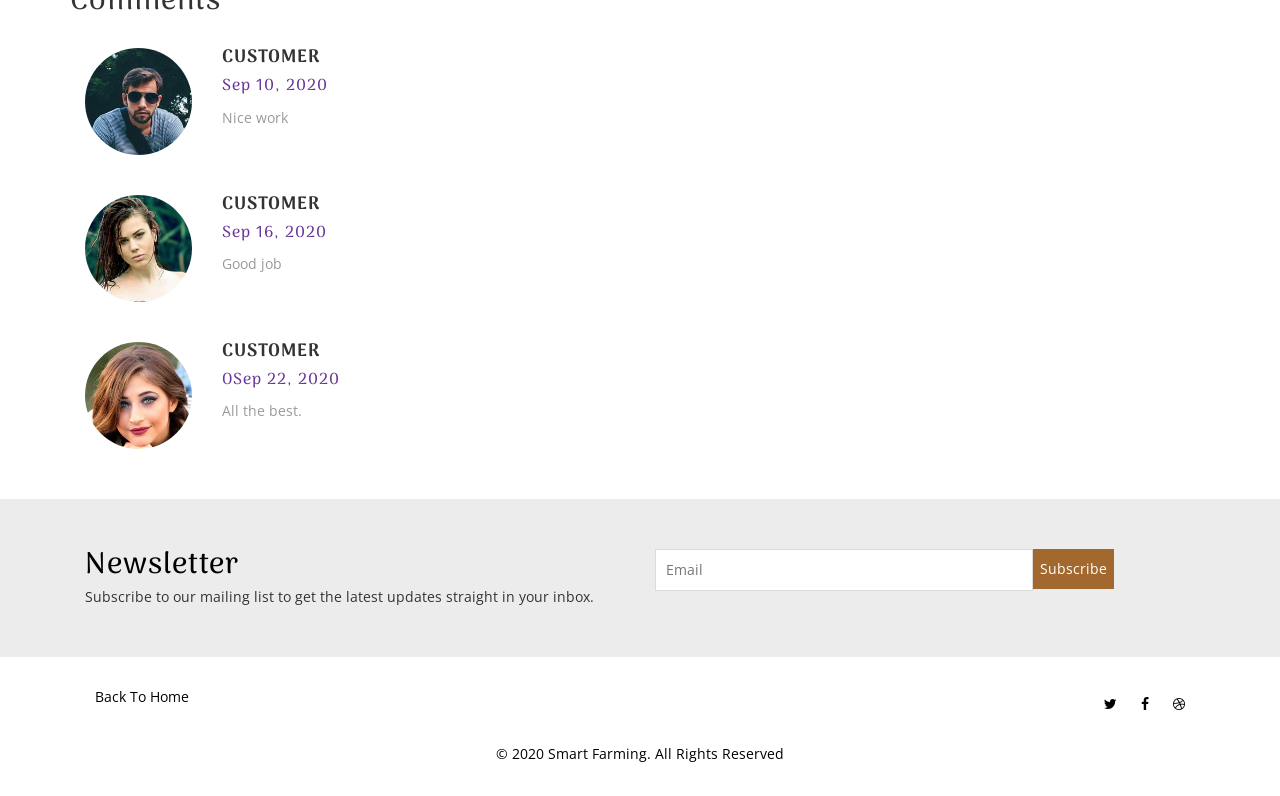
<file: SmartFarming/single.html>
<!-- 
	Author: Surya
	License: Creative Commons Attribution 3.0 Unported
	License URL: http://creativecommons.org/licenses/by/3.0/
-->
<!DOCTYPE html>
<html lang="en">
<head>
<title>Smart Farming with EDGE AI and Intelligence Cloud | Single</title>
<meta name="viewport" content="width=device-width, initial-scale=1">
<meta http-equiv="Content-Type" content="text/html; charset=utf-8" />
<meta name="keywords" content="Plantation Responsive web template, Bootstrap Web Templates, Flat Web Templates, Android Compatible web template, 
Smartphone Compatible web template, free webdesigns for Nokia, Samsung, LG, SonyEricsson, Motorola web design" />
<script type="application/x-javascript"> addEventListener("load", function() { setTimeout(hideURLbar, 0); }, false); function hideURLbar(){ window.scrollTo(0,1); } </script>
<!-- css -->
<link href="css/bootstrap.css" rel="stylesheet" type="text/css" media="all" />
<link rel="stylesheet" href="css/style.css" type="text/css" media="all" />
<link rel="stylesheet" href="css/font-awesome.min.css" type="text/css" media="all" />
<!--// css -->
<!-- font -->
<link href="//fonts.googleapis.com/css?family=Arima+Madurai" rel="stylesheet">
<link href='//fonts.googleapis.com/css?family=Open+Sans:400,300,300italic,400italic,600,600italic,700,700italic,800,800italic' rel='stylesheet' type='text/css'>
<!-- //font -->
<script src="js/jquery-1.11.1.min.js"></script>
<script src="js/bootstrap.js"></script>
</head>
<body>

<div class="header-bottom-w3">
	<div class="container">
		<div class="col-md-4 logo-agileits">
			<a href="index.html"><h1>Garvana™</h1></a>
		</div>
		<div class="col-md-8 call-mail-agileinfo">
			<div class="call">
				<h4>Call us</h4>
				<h3>+91-7008496045</h3>
			</div>
			<div class="mail">
				<h4>Mail us</h4>
				<h3><a href="mailto:surya.socialnetworking@gmail.com">surya.socialnetworking@gmail.com</a></h3>
			</div>
			<div class="clearfix"></div>
		</div>
		<div class="clearfix"></div>
	</div>
</div>
<div class="sub-banner">
</div>
<div class="blog">
	<div class="container">
		<div class="post">
			<h2>Details</h2>
			<img src="images/single.jpg" alt=" " />
			<h3>Smart Farming with EDGE AI and Intelligence Cloud</h3>
			<p>
				With emerging technology in continuous evolution over the last few years, we have seen the emergence of the term smart agriculture. 
				Although AI and conventional IoT techniques are already transforming the world of precision smart farming for many years, 
				the challenge has been in moving from powerful specialist platforms with delayed processing of data especially for rural areas to processing and acting in real-time. 
				The conventional method is not adaptable because of poor internet connectivity and high cost. 
				"Smart Farming with EDGE-AI based Intelligence Cloud" solves many of the real-world challenges, out in the field. 
				Edge computing will enable the swift transfer of data to the cloud so that real-time analytics and machine-to-machine communication can streamline and automate the farming process, which will help to connect rural areas. 
				The approach is to implement a system consist of sensor nodes with data acquisition, Edge gateway with indigenous RISC-V processor, EDGE-AI based public cloud and global connecting interfaces for robust data analytics. 
				The results of using indigenous RISC-V based processor and EDGE computing will make the solution more affordable, accessible and scalable. 
			</p>
		</div>
		<div class="leave">
			<h3>Leave a comment</h3>
				<form action="#" method="post">
					<input type="text" name="Name" placeholder="Name" required="">
					<input type="email" name="Email" placeholder="Email" required="">
					<textarea name="comment" placeholder="Comment" required=""></textarea>
					<input type="submit" value="Send">
				</form>
		</div>
		<div class="comments">
			<h3>Comments</h3>
			<div class="cmnt-set1">
				<div class="col-md-2 cus-img">
					<a href="#"><img src="images/c1.jpg" class="img-responsive" alt=""></a>
				</div>
				<div class="col-md-10 cus-text">
					<a href="#"><h4>Customer</h4></a>
					<h5>Sep 10, 2020</h5>
					 <p>Nice work</p>
				</div>
				<div class="clearfix"></div>
			</div>
			<div class="cmnt-set2">
				<div class="col-md-2 cus-img">
					<a href="#"><img src="images/c2.jpg" class="img-responsive" alt=""></a>
				</div>
				<div class="col-md-10 cus-text">
					<a href="#"><h4>Customer</h4></a>
					<h5>Sep 16, 2020</h5>
					 <p>Good job</p>
				</div>
				<div class="clearfix"></div>
			</div>
			<div class="cmnt-set3">
				<div class="col-md-2 cus-img">
					<a href="#"><img src="images/c3.jpg" class="img-responsive" alt=""></a>
				</div>
				<div class="col-md-10 cus-text">
					<a href="#"><h4>Customer</h4></a>
					<h5>OSep 22, 2020</h5>
					 <p>All the best.</p>
				</div>
				<div class="clearfix"></div>
			</div>
		</div>
	</div>
</div>
<!-- newsletter -->
	<div class="newsletter">
		<div class="container">
			<div class="col-md-6 w3agile_newsletter_left">
				<h3>Newsletter</h3>
				<p>Subscribe to our mailing list to get the latest updates straight in your inbox.</p>
			</div>
			<div class="col-md-6 w3agile_newsletter_right">
				<form action="#" method="post">
					<input type="email" name="Email" placeholder="Email" required="">
					<input type="submit" value="Subscribe" />
				</form>
			</div>
			<div class="clearfix"> </div>
		</div>
	</div>
<!-- //newsletter -->

	<!-- Footer -->
	<div class="footer">
		<div class="container">

			<div class="agilefooter-top">
				<!-- Quick-Links -->
				<div class="col-md-6 agilefootergrid footer-nav">
					<ul>
							<li class="active"><a href="index.html"><span data-hover="Back To Home"> Back To Home</span></a></li>
					</ul>
				</div>
				<!-- //Quick-Links -->

				<!-- Newsletter -->
				<div class="col-md-6 social-icons">
					<ul class="social-icons">
						<li><a href="#"><i class="fa fa-twitter" aria-hidden="true"></i></a></li>
						<li><a href="#"><i class="fa fa-facebook" aria-hidden="true"></i></a></li>
						<li><a href="#"><i class="fa fa-dribbble" aria-hidden="true"></i></a></li>
					</ul>
				</div>
				<!-- //Newsletter -->
			<div class="clearfix"></div>
			</div>

			<div class="agilefooter-bottom">
				<p>&copy; 2020 Smart Farming. All Rights Reserved</p>
			</div>
		</div>

	</div>
	<!-- //Footer -->
</body>
</html>
</file>
<file: Resume/resume.css>
body {
    color: #333;
    background: #f4f4f9;
    font-family: 'Arial', sans-serif;
    line-height: 1.6;
    margin: 20px 0;
    padding: 0 20px;
    box-sizing: border-box;
}

#resume {
    max-width: 850px;
    margin: 0 auto;
    padding: 40px 60px;
    background: #fff;
    border: 1px solid #ddd;
    box-shadow: 0 0 10px rgba(0, 0, 0, 0.1);
    border-radius: 8px;
}

h1 {
    text-transform: uppercase;
    text-align: center;
    font-size: 2.2em;
    margin: 0 0 10px 0;
    padding: 0;
}

h2 {
    border-bottom: 2px solid #333;
    text-transform: uppercase;
    font-size: 1.5em;
    margin: 20px 0 10px 0;
    padding: 0;
}

h3 {
    font-size: 1.2em;
    margin: 10px 0 5px 0;
    padding: 0;
    display: flex;
    justify-content: space-between;
    color: #444;
}

p, ul {
    margin: 0 0 10px 0;
    padding: 0;
}

ul {
    list-style: none;
    padding-left: 20px;
}

li {
    position: relative;
    margin-bottom: 10px;
}

li:before {
    content: "•";
    position: absolute;
    left: -15px;
    color: #333;
    font-size: 1.2em;
}

h1 + ul {
    text-align: center;
    padding: 0;
    margin: 0 0 20px 0;
}

h1 + ul > li {
    display: inline;
    margin: 0 10px;
    white-space: pre;
    list-style-type: none;
}

h1 + ul > li:after {
    content: " | ";
}

h1 + ul > li:last-child:after {
    content: "";
}

h1 + ul + p {
    margin: 20px 0;
    font-style: italic;
    color: #666;
}

@media print {
    body {
        font-size: 10pt;
        margin: 0;
        padding: 0;
        background: none;
    }
    #resume {
        margin: 0;
        padding: 0;
        border: 0px;
        background: none;
        box-shadow: none;
    }
    a, a:link, a:visited, a:hover {
        color: #000;
        text-decoration: underline;
    }
}

@page {
    size: letter;
    margin: 0.5in 0.8in;
}

@media screen and (max-width: 800px) {
    body {
        font-size: 16pt;
        margin: 0;
        padding: 0;
        background: #fff !important;
    }
    #resume {
        margin: 0;
        padding: 1em;
        border: 0;
        background: none;
        box-shadow: none;
    }
}
</file>
<file: SmartFarming/css/style.css>
/*--
	Author: W3layouts
	Author URL: http://w3layouts.com
	License: Creative Commons Attribution 3.0 Unported
	License URL: http://creativecommons.org/licenses/by/3.0/
--*/

/*-- Reset Code --*/
body {
	padding: 0;
	margin: 0;
	background: #FFF;
	font-family: 'open Sans', sans-serif;
}
body a {
	transition: 0.5s all;
	-webkit-transition: 0.5s all;
	-moz-transition: 0.5s all;
	-o-transition: 0.5s all;
	-ms-transition: 0.5s all;
	text-decoration: none;
}
body a:hover {
	text-decoration: none;
}
body a:focus, a:hover {
	text-decoration: none;
}
input[type="button"], input[type="submit"] {
	transition: 0.5s all;
	-webkit-transition: 0.5s all;
	-moz-transition: 0.5s all;
	-o-transition: 0.5s all;
	-ms-transition: 0.5s all;
}
h1, h2, h3, h4, h5, h6 {
	margin: 0;
	padding: 0;
	text-align: center;
	font-family: 'Arima Madurai', cursive;
	letter-spacing:1px;
}
p {
	margin:0;
}
ul {
	margin:0;
	padding:0;
}
label {
	margin:0;
}
a:focus, a:hover {
	text-decoration: none;
	outline: none
}
img {
	width: 100%;
}
/*-- //Reset Code --*/

/*-- header--*/
.header-top-w3layouts {
    background: #383838;
	padding:15px 0;
}
.navbar-default {
    background: none;
    border: none;
	min-height:0;
}
.navbar {
    border-radius: 0px;
    margin-bottom: 0;
}
.navbar-brand {
    height: 65px;
    padding: 18px 0 0;
}
.navbar-default .navbar-brand {
    color:#fff;
    font-size:1.5em;
}
.navbar-default .navbar-brand:hover, .navbar-default .navbar-brand:focus {
    color: #fff;
}
.navbar-nav {
    float: right;
}
.navbar-default .navbar-nav > li > a {
    color: #fff;
    font-weight: 700;
	padding:0;
}
.navbar-nav > li > a {
    font-size: 14px;
    text-transform: uppercase;
}
.navbar-default .navbar-nav > li > a:hover, .navbar-default .navbar-nav > li > a:focus {
    color: #ffffff;
}
.navbar-default .navbar-nav > .active > a, .navbar-default .navbar-nav > .active > a:hover, .navbar-default .navbar-nav > .active > a:focus {
    color:#ffff36;
    background-color: transparent;
}
.navbar-collapse {
	padding-left:0;
}
.navbar-nav > li {
   margin-right:30px;
}
.link-effect-2 a {
  overflow: hidden;
}
.link-effect-2 a span {
  position: relative;
  display: inline-block;
  -moz-transition: 0.3s;
  -o-transition: 0.3s;
  -webkit-transition: 0.3s;
  transition: 0.3s;
}
.link-effect-2 a span::before {
	color:#ffff36;
	position: absolute;
	top: 100%;
	content: attr(data-hover);
	-moz-transform: translate3d(0, 0, 0);
	-ms-transform: translate3d(0, 0, 0);
	-webkit-transform: translate3d(0, 0, 0);
	transform: translate3d(0, 0, 0);
}
.link-effect-2 a:hover span {
  -moz-transform: translateY(-100%);
  -ms-transform: translateY(-100%);
  -webkit-transform: translateY(-100%);
  transform: translateY(-100%);
}
.sign-up {
    text-align: right;
}
a.book.popup-with-zoom-anim.button-isi.zoomIn.animated {
    padding: 10px 20px;
    background: #ffef6c;
    color: #000;
}
a.book.popup-with-zoom-anim.button-isi.zoomIn.animated  span.glyphicon.glyphicon-user {
    margin-right: 10px;
}
.mfp-content h3{
	color:#fff;
	font-size:30px;
	margin-bottom:20px;
}
.mfp-content input[type="text"],.mfp-content input[type="password"]  {
    padding: 10px;
    border: none;
    width: 100%;
    margin-bottom: 15px;
}
.mfp-content input[type="submit"]{
	padding:10px 15px;
	display:inline-block;
	background:#ecd726;
	color:#000;
	border:none;
	outline:none;
	font-weight:700;
}
.mfp-content input[type="submit"]:hover{
	background:#000;
	color:#fff;
}
.logo-agileits{
	width:55%;
	float:left;
}
.logo-agileits a h1 {
    font-size: 30px;
    text-transform: uppercase;
    color: #000;
    text-align: left;
    padding-top: 18px;
    font-weight: 700;
}
.call-mail-agileinfo{
	width: 45%;
    float: left;
}
.call,.mail{
	width:50%;
	float:left;
	padding:10px 0;
}
.call{
	border-right:1px solid #000;
}
.call h3,.call h4,.mail h3,.mail h4{
	text-align:left;
}
.call h3,.mail h3 a{
	font-size:18px;
	color:#000;
	font-weight:700;
	display:block;
}
.call h4,.mail h4{
	font-size:16px;
	color:#6f6f6f;
	margin-bottom:8px;
}
.mail {
    padding-left: 87px;
}
/*-- //header--*/
.banner-w3l{
	background:url(../images/banner.jpg) no-repeat 0px -150px;
	background-size:cover;
	min-height:624px;
	padding-top:15%;
}
.sub-banner{
	background:url(../images/banner.jpg) no-repeat 0px -450px;
	background-size:cover;
	min-height:200px;
}

 .banner-text-w3ls {
    width: 40%;
    margin: 0 auto;
    background: rgba(0, 0, 0, 0.71);
    text-align: left;
    padding: 60px;
    position: relative;
}
.banner-text-w3ls h2{
	text-align:left;
	font-size:30px;
	color:#fff;
}
.banner-text-w3ls p,.banner-btm-left-w3ls p, .clients p,.comments p,.blog p,.works p{
	font-size:14px;
	color:#999;
	line-height:28px;
	text-align:left;
}
.banner-text-w3ls a{
	position:absolute;
	padding:10px 15px;
	display:inline-block;
	background:#ecd726;
	bottom:0;
	right:-48px;
	color:#000;
}
.banner-w3l h3 {
    padding: 12px 15px;
    background: #a3682d;
    display: inline-block;
    color: #fff;
    font-weight: 600;
    position: absolute;
    top: -39px;
    left: 0;
    font-size: 14px;
}
.banner-text-w3ls a:hover{
	background:#000;
	color:#fff;
}
/*-- banner-bottom--*/
.banner-btm-w3-agile,.news,.aitscontactw3l,.team,.clients,.works,.blog,.newsletter{
	padding:50px 0;
} 
.banner-btm-right-w3ls-one{
	padding-right:8px;
}
.banner-btm-right-w3ls-two {
    padding-left: 8px;
}
.gap{
	margin-bottom:16px;
}
.banner-btm-w3-agile img {
    width: 100%;
    
}
.banner-btm-w3-agile  .grid figure {
	position: relative;
	float: left;
	overflow: hidden;
	height: auto;
	text-align: center;
	border: 1px solid #000;
    padding: 10px;
	margin-top:15px;
}

.banner-btm-w3-agile  figcaption {
	background-color: transparent;
}

.banner-btm-w3-agile .grid figure img {
	position: relative;
	display: block;
	max-width: 100%;
	opacity: 0.8;
}

.banner-btm-w3-agile  .grid figure figcaption {
	padding: 7em;
	color: #fff;
	text-transform: uppercase;
	font-size: 1.25em;
	-webkit-backface-visibility: hidden;
	backface-visibility: hidden;
}

.banner-btm-w3-agile .grid figure figcaption::before, .grid figure figcaption::after {
	pointer-events: none;
}

.banner-btm-w3-agile  .grid figure figcaption, .grid figure figcaption > a {
	position: absolute;
	top: 0;
	left: 0;
	width: 100%;
	height: 100%;
}

.banner-btm-w3-agile  figure.effect-apollo img {
	opacity: 0.95;
	-webkit-transition: opacity 0.35s, -webkit-transform 0.35s;
	transition: opacity 0.35s, transform 0.35s;
	-webkit-transform: scale3d(1.05,1.05,1);
	transform: scale3d(1.05,1.05,1);
}

.banner-btm-w3-agile  figure.effect-apollo figcaption::before {
	position: absolute;
	top: 0;
	left: 0;
	width: 100%;
	height: 100%;
	background: rgba(0, 0, 0, 0.71);
	content: '';
	-webkit-transition: -webkit-transform 0.6s;
	transition: transform 0.6s;
	-webkit-transform: scale3d(1.9,1.4,1) rotate3d(0,0,1,45deg) translate3d(0,-100%,0);
	transform: scale3d(1.9,1.4,1) rotate3d(0,0,1,45deg) translate3d(0,-100%,0);
}

.banner-btm-w3-agile  figure.effect-apollo:hover img {
	opacity: 0.6;
	-webkit-transform: scale3d(1,1,1);
	transform: scale3d(1,1,1);
}

.banner-btm-w3-agile  figure.effect-apollo:hover figcaption::before {
	-webkit-transform: scale3d(1.9,1.4,1) rotate3d(0,0,1,45deg) translate3d(0,100%,0);
	transform: scale3d(1.9,1.4,1) rotate3d(0,0,1,45deg) translate3d(0,100%,0);
}

.banner-btm-left-w3ls h3,.news h3,.team h3,.aitscontactw3l h3,.clients h3,.works h3{
    font-size: 40px;
    color: #a3682d;
    letter-spacing: 3px;
	margin-bottom:40px;
	text-align:left;
}
.banner-btm-left-w3ls h3 {
	margin-top:50px;
	text-align:left;
	margin-bottom:0;
}
.banner-btm-left-w3ls h4{
    font-size: 23px;
    color:#292929;
    margin: 10px 0 30px 0;
    letter-spacing: 2px;
	text-align:left;
}

p.w3layouts{
	margin-top:30px;
}
.banner-btm-left-w3ls a{
	padding:10px 15px;
	background:#a3682d;
	color:#fff;
	float:right;
}
.banner-btm-left-w3ls a:hover{
	background:#000;
}
/*--//banner-bottom --*/ 

/*--works--*/
.works h3{
	margin-bottom:5px;
}
.works p {
    margin-bottom: 2px;
}
.second-img{
	margin-bottom:30px;
}
.seventh-img,.ninth-img{
	margin-bottom:30px;
}
.work-right-left {
    padding-left: 0;
}
.work-right-right {
    padding-right: 0;
}
.view {
    float: none;
    overflow: hidden;
    position: relative;
    text-align: center;
}
.view, .view .mask, .view .content {
	width: 100%;
    height: 100%;
}
.view .mask, .view .content {
   position: absolute;
   overflow: hidden;
   top: 0;
   left: 0;
}
.view img {
   display: block;
   position: relative;
}
/* SECOND EFFECTS */

.second-effect .mask {
   opacity: 0;
   overflow:visible;
   border:0px solid rgba(0,0,0,0.7);
   -moz-box-sizing:border-box;
   -webkit-box-sizing:border-box;
   box-sizing:border-box;
   -o-box-sizing:border-box;
   -ms-box-sizing:border-box;
   -webkit-transition: all 0.4s ease-in-out;
   -moz-transition: all 0.4s ease-in-out;
   -o-transition: all 0.4s ease-in-out;
   -ms-transition: all 0.4s ease-in-out;
   transition: all 0.4s ease-in-out;
   text-align:center;
}
.second-effect:hover .mask {
	opacity: 1;
    border: 50px solid rgba(255, 255, 255, 0.7);
    background: rgba(0, 0, 0, 0.45);
}
.second-effect .mask p {
    font-size: 1.5em;
    color: #fff;
    text-transform: uppercase;
    padding: 1em 0 0;
	display: inline-block;
}
.cm-content img {
    height: 100%!important;
}
/*-- //works--*/


/*-- clients --*/
.clients p{
	margin-bottom:15px;
}
.clients img{
	border-radius:50%;
}
.clients h4{
	text-align:left;
	font-size:18px;
	color:#000;
	margin:15px 0 10px 0;
}
.clients h5{
	text-align:left;
	font-size:16px;
	color:#999;
}
.wmuSlider {
	position: relative;
	overflow: hidden;
}
.wmuSlider .wmuSliderWrapper article img {

}
/* Default Skin */
.wmuSliderPagination {
	z-index: 2;
    position: absolute;
    left: 0%;
    bottom: 6%;
}
ul.wmuSliderPagination {
	padding:0;
}
.wmuSliderPagination li {
	float: left;
	margin: 0 8px 0 0;
	list-style-type: none;
}
.wmuSliderPagination a {
	display: block;
    text-indent: -9999px;
    width: 12px;
    height: 12px;
    background: #CFCFCF;
	border-radius:50%;
}
.wmuSliderPagination a.wmuActive {
	background: #00bcd4;
    box-shadow: 0px 0px 10px #3D99DC;
	-webkit-box-shadow: 0px 0px 10px #3D99DC;
	-moz-box-shadow: 0px 0px 10px #3D99DC;
	-o-box-shadow: 0px 0px 10px #3D99DC;
	-ms-box-shadow: 0px 0px 10px #3D99DC;
}
/* Default Skin */
.wmuGallery .wmuGalleryImage {
	margin-bottom: 10px;
}
.banner-wrap {
    padding: 0 0 4em;
}
/*-- //wmuslider --*/
/*--// clients--*/


/*-- news --*/

.agileits_news_grid_left_gridl p{
    font-size: 2em;
    color: #212121;
    padding-bottom: .5em;
    margin-bottom: .5em;
    position: relative;
    font-weight: 800;
    text-align: right;
}
.agileits_news_grid_left_gridl p.para1:before,.agileits_news_grid_left_gridl p.para1:after{
	content:'';
	position:absolute;
	bottom:0%;
	height:2px;
	border-radius:5px;
}
.agileits_news_grid_left_gridl p.para1:before{
	width: 20%;
    background: #d5d5d5;
    left: 0%;
}
.agileits_news_grid_left_gridl p.para1:after{
	width: 83%;
    background:#a3682d;
    right: 0%;
}
.agileits_news_grid_left_gridl p span{
	display:block;
	font-size:14px;
	font-weight:500;
}
.agileits_news_grid_left_gridl p a{
	color:#999;
	text-decoration:none;
}
.agileits_news_grid_left_gridl{
	float:left;
	width:25%;
}
.agileits_news_grid_left_gridr{
	float:right;
	width:70%;
}
.agileits_news_grid_left {
    padding: 0 2em;
}
.agileits_news_grid_left_gridl p i {
    font-size: .7em;
    color: #919191;
}
.agileits_news_grid_left_gridr h4 a{
	display: block;
    font-size: 1.1em;
    color: #a3682d;
    margin:1.5em 0 1em;
    text-decoration: none;
    text-transform: uppercase;
    letter-spacing: 3px;
	text-align:left;
}
.agileits_news_grid_left_gridr h4 a:hover{
	color:#212121;
}
.agileits_news_grid_left_gridr p{
	color:#999;
	line-height:2em;
	margin:1em 0 0;
}
/*-- load-more --*/
#myList li{ 
	display:none;
	list-style-type:none;
	margin-bottom:3em;
}
#loadMore,#showLess {
	display: inline-block;
    cursor: pointer;
    padding: 10px 30px;
    font-size: 14px;
    color: #fff;
    transition: 0.5s all ease;
    -webkit-transition: 0.5s all ease;
    -moz-transition: 0.5s all ease;
    -o-transition: 0.5s all ease;
    -ms-transition: 0.5s all ease;
    background:#a3682d;
    text-transform: uppercase;
    font-weight: 700;
}
#showLess:hover,#loadMore:hover  {
    background:#212121;
	color:#fff;
}
div#loadMore {
    margin-left: 13em;
    margin-right: 1em;
}
/*-- //load-more --*/
/*-- //news --*/


/*-- team-*/
.team-grids{
	position:relative;
	overflow: hidden;
}
.team-grids .p-mask, .row .product .vm-product-media-container .p-mask {
    opacity: 0;
    visibility: hidden;
    background:rgba(163, 104, 45, 0.74);
    bottom: 19%;
    position: absolute;
    padding:1em;
    width: 89.5%;
    -webkit-transform: translate3d( 0px, 100%, 0px );
    -moz-transform: translate3d( 0px, 100%, 0px );
    -ms-transform: translate3d( 0px, 100%, 0px );
    -o-transform: translate3d( 0px, 100%, 0px );
    transform: translate3d( 0px, 100%, 0px );
    -webkit-transition: all .5s ease 0s;
    -moz-transition: all .5s ease 0s;
    transition: all .5s ease 0s;
    text-align: left;
}
.team-grids .p-mask .p-desc{
    color: #a3a3a3;
    position: relative;
    display: block;
    margin-bottom: 10px;
    padding-bottom: 10px;
    font-size: 1em;
}
.team-grids:hover .p-mask, .row .product:hover .p-mask {
    opacity: 1;
    visibility: visible;
    -webkit-transform: translate3d( 0px, 0px, 0px );
    -moz-transform: translate3d( 0px, 0px, 0px );
    -ms-transform: translate3d( 0px, 0px, 0px );
    -o-transform: translate3d( 0px, 0px, 0px );
    transform: translate3d( 0px, 0px, 0px );
}
.p-mask h4{
	color:#fff;
	font-size:1.5em;
	text-decoration:none;
	line-height:1.8em;
}
.p-mask h5{
	margin: 0;
   color: #E4E4E4;
    font-size: 14px;
	text-align:center;
}
.team-grids:hover {
    opacity: .8;
}
.team-social-icons {
    background:#a3682d;
    padding: 10px 0;
    text-align: center;
}
.team-social-icons ul li{
	display:inline;
}
.team-social-icons ul li a{
	font-size:16px;
	color:#fff;
	padding:10px;
}
/*-- team--*/
/*-- Contact --*/
.aitscontactw3l{
	background:url(../images/contactbg.jpg) no-repeat 0px 0px;
	background-size:cover;
}
.news{
	background-color: #EEE;
}
.works {
    background-color: rgba(238, 238, 238, 0.56);
}
.aitscontactw3l-grid input.fill, .aitscontactw3l-grid textarea.message {
	background-color:rgba(151, 151, 151, 0.75);
	color: #fff;
	border: none;
	outline: none;
	border-radius: 0;
	font-family: 'Montserrat', sans-serif;
	padding: 10px;
	width: 100%;
}

.aitscontactw3l-grid input.fill-top {
	margin-bottom: 30px;
}

textarea.message {
	height: 110px;
	margin-bottom: 5px;
}

.aitscontactw3l-grid input.submit {
	padding: 10px 50px;
	background-color: #a3682d;
	color: #DDD;
	border: none;
	outline: none;
	float: right;
	font-family: 'Montserrat', sans-serif;
	font-size: 15px;
	margin-top:20px;
}

.aitscontactw3l-grid input.submit:hover {
	color: #FFF;
	background-color: #000;
}

/*-- //Contact --*/
/*-- footer --*/
.footer{
	padding:30px 0;
}
.agilefootergrid.footer-nav ul li,.social-icons ul li{
    display: inline;
}
.agilefootergrid.footer-nav ul li a{
	color:#000;
	font-size:14px;
	color:#000;
	padding:0 10px;
}
.agilefootergrid.footer-nav ul li a :hover{
    color: #a3682d;
}
.social-icons {
	text-align:right;
}
.social-icons ul li .fa{
	padding:10px;
	color:#000;
}
.social-icons .fa-twitter:hover,.team-social-icons .fa-twitter:hover{
	color:#1da1f2;
}
.social-icons .fa-facebook:hover,.team-social-icons .fa-facebook:hover{
	color:#3b5998;
}
.social-icons .fa-dribbble:hover,.team-social-icons .fa-dribbble:hover{
	color:#ea4c89;
}
.agilefooter-bottom p {
    text-align: center;
    font-size: 14px;
    color: #000;
    margin-top: 20px;
	line-height:25px;
}
.agilefooter-bottom p a{
	color:#000;
}
.agilefooter-bottom p a:hover{
	text-decoration:underline;
}
/*-- //footer --*/
/*-- to-top --*/
#toTop {
	display: none;
	text-decoration: none;
	position: fixed;
	bottom: 20px;
	right: 2%;
	overflow: hidden;
	z-index: 999; 
	width: 32px;
	height: 32px;
	border: none;
	text-indent: 100%;
	background: url(../images/up-arrow.png) no-repeat 0px 0px;
}
#toTopHover {
	width: 32px;
	height: 32px;
	display: block;
	overflow: hidden;
	float: right;
	opacity: 0;
	-moz-opacity: 0;
	filter: alpha(opacity=0);
}
/*-- //to-top --*/
/*-- single--*/
.blog h2{
	font-size:35px;
	color:#000;
	margin-bottom:30px;
}
.leave h3,.comments h3,.post h3,.newsletter h3{
	font-size:30px;
	text-align:left;
	margin-bottom:30px;
}
.post h3{
	margin:10px 0 5px 0;
}
.leave{
	margin:30px 0;
}
.leave input[type="text"] ,.leave input[type="email"],textarea{
    padding: 14px 15px;
    width: 100%;
    color: #555;
    font-size: 1em;
    border: 1px solid #eee;
    outline: none;
    display: block;
	margin-bottom:20px;
}
.leave textarea{
	height:250px;
}
.leave input[type="submit"] {
    padding: 10px 20px;
    background: #a3682d;
    color: #fff;
	border:none;
	outline:none;
}
.leave input[type="submit"]:hover{
	background:#000;
}
.comments img{
	border-radius:50%;
}
.comments a h4 {
    color: #333;
    font-size: 18px;
    font-weight:700;
    text-transform: uppercase;
	text-align:left;
}
.comments h5 {
    color: #663399;
    font-size: 16px;
    text-align: left;
    margin: 10px 0 8px 0;
}
.cmnt-set2{
	margin:40px 0;
}
/*--newsletter--*/
.newsletter {
    background: #ECECEC;
}
.newsletter h3{
	margin-bottom:5px;
	text-align:left;
	color:#000;
}
.w3agile_newsletter_right input[type="email"] {
    outline: none;
    padding: 10px;
    color: #212121;
    font-size: 14px;
    width: 70%;
    background: #fff;
    border: 1px solid #DBDBDB;
    float: left;
}
.w3agile_newsletter_right input[type="submit"] {
    outline: none;
    padding: 10px 0;
    width: 15%;
    border: none;
	background-color: #a3682d;
	color:#fff;
}
.w3agile_newsletter_right input[type="submit"]:hover{
	background:#000;
}
.cus-img{
	width:12%;
	float:left;
}
.cus-text{
	width:88%;
	float:left;
}
/*-- //newsletter--*/
/*-- //single --*/


/*--responsive--*/
@media screen and (max-width: 1366px){
	.banner-w3l {
		min-height: 606px;
	}
}
@media screen and (max-width: 1280px){
	.banner-w3l {
		background: url(../images/banner.jpg) no-repeat 0px -113px;
		background-size: cover;
		min-height: 590px;
	}
}
@media screen and (max-width: 1080px){
	.mail {
		padding-left: 41px;
	}
	.banner-w3l {
		background: url(../images/banner.jpg) no-repeat 0px -67px;
		background-size: cover;
		min-height: 525px;
	}
	.banner-text-w3ls {
		width: 45%;
		padding: 50px;
	}
	.banner-btm-left-w3ls h3 {
		margin-top: 12px;
	}
	p.w3layouts {
		margin-top: 18px;
	}
	.banner-btm-left-w3ls a {
		margin-top: 15px;
	}
	.work-left {
		margin-top: 23px;
	}
	.team-grids .p-mask, .row .product .vm-product-media-container .p-mask {
		width: 87.5%;
	}
	.w3agile_newsletter_right input[type="submit"] {
		width: 20%;
	}
}
@media screen and (max-width: 1024px){
	.mail {
		padding-left: 43px;
	}
	.banner-w3l {
		min-height: 500px;
	}
	div#loadMore {
		margin-left: 11em;
	}
	.sub-banner {
		background: url(../images/banner.jpg) no-repeat 0px -385px;
		background-size: cover;
		min-height: 170px;
	}
	.cus-img {
		width: 16%;
		float: left;
	}
	.cus-text {
		width: 84%;
		float: left;
	}
	.second-effect:hover .mask {
		border: 30px solid rgba(255, 255, 255, 0.7);
	}
}
@media screen and (max-width: 991px){
	.navigation {
		width: 67%;
		float: left;
	}
	.sign-up {
		width: 33%;
		float: left;
	}
	.mail {
		padding-left: 15px;
	}
	.banner-w3l {
		min-height: 475px;
	}
	.banner-btm-left-w3ls h3, .news h3, .team h3, .aitscontactw3l h3, .clients h3, .works h3 {
		font-size: 35px;
	}
	.banner-btm-right-w3ls,.banner-btm-left-w3ls {
		width: 100%;
		float: left;
	}
	.banner-btm-right-w3ls{
		margin-bottom:30px;
	}
	.banner-btm-w3-agile .grid figure {
		padding: 20px;
	}
	.banner-btm-right-w3ls-one,.banner-btm-right-w3ls-two {
		width:50%;
		float:left;
	}
	.work-left{
		width: 65%;
		float: left;
		padding:0;
	}
	.work-right {
		width: 35%;
		float: left;
	}
	.work-left-top-left {
		width: 65%;
		float: left;
		padding:0;
	}
	.work-left-top-right {
		width: 33.3%;
		float: left;
		padding-right:0;
	}
	.work-right-left {
		width: 50%;
		float: left;
	}
	.work-right-right {
		width: 50%;
		float: left;
	}
	.second-img {
		margin-bottom: 21px;
	}
	.seventh-img, .ninth-img {
		margin-bottom: 21px;
	}
	.work-right-left {
		padding-right: 10px;
	}
	.work-right-right {
		padding-left: 10px;
	}
	.work-left {
		margin-top: 50px;
	}
	.client-grids {
		width: 33.3%;
		float: left;
	}
	.c-img {
		width: 45%;
		float: left;
	}
	.c-info {
		width: 55%;
		float: left;
	}
		
	.clients h4 {
		margin: 8px 0 10px 0;
	}
	.agileits_news_grid_left {
		width: 50%;
		float: left;
	}
	.agileits_news_grid_left_gridr h4 a {
		font-size: 17px;
		letter-spacing:1px;
	}
	div#loadMore {
		margin-left: 9em;
	}
	.team-grids {
		width: 25%;
		float: left;
		padding:0 10px;
	}
	.team-social-icons {
		padding: 5px 0;
	}
	.team-grids .p-mask, .row .product .vm-product-media-container .p-mask {
		width: 89%;
	}
	.p-mask h5 {
		font-size: 13px;
	}
	.aitscontactw3l-grid.aitscontactw3l-grid-1 {
		width: 25%;
		float: left;
	}
	.aitscontactw3l-grid.aitscontactw3l-grid-2 {
		width: 25%;
		float: left;
	}
	.aitscontactw3l-grid.aitscontactw3l-grid-3 {
		width: 50%;
		float: left;
	}
	.agilefootergrid.footer-nav {
		width: 60%;
		float: left;
	}
	.social-icons {
		width: 40%;
		float: right;
	}
	.banner-btm-left-w3ls h4 {
		margin: 10px 0 13px 0;
	}
	.cus-img {
		width: 20%;
		float: left;
		padding:0;
	}
	.cus-text {
		width: 80%;
		float: left;
	}
	.w3agile_newsletter_left,.w3agile_newsletter_right {
		width: 50%;
		float: left;
	}
	.sub-banner {
		min-height: 160px;
	}
	.leave textarea {
		height: 200px;
	}
	.w3agile_newsletter_right input[type="submit"] {
		width: 24%;
	}
}
@media screen and (max-width: 900px){
	.call h3, .mail h3 a {
		font-size: 15px;
	}
	.banner-text-w3ls {
		width: 52%;
		padding: 35px;
	}
	.banner-w3l {
		min-height: 425px;
	}
	.sub-banner {
		background: url(../images/banner.jpg) no-repeat 0px -357px;
		min-height: 140px;
	}
	.w3agile_newsletter_right input[type="submit"] {
		width: 26%;
	}
}
@media screen and (max-width: 800px){
	.banner-text-w3ls {
		padding: 28px;
	}
	.banner-w3l {
		background: url(../images/banner.jpg) no-repeat 0px 0px;
		background-size: cover;
	}
	.sub-banner {
		background: url(../images/banner.jpg) no-repeat 0px -290px;
		background-size: cover;
	}
}
@media screen and (max-width: 768px){
	div#loadMore {
		margin-left: 8.5em;
	}

}
@media screen and (max-width: 736px){
	.navbar-default .navbar-toggle {
		border-color:#ecd726;
		border-radius: 0;
		background: #ecd726;
		margin:0;
		float:left;
	}
	.navbar-nav > li {
		margin: 10px 0;
	}
	.navbar-default .navbar-toggle .icon-bar {
		background-color: #000;
	}
	.navbar-default .navbar-toggle:hover, .navbar-default .navbar-toggle:focus {
		background-color: #a3682d;
		border-color:#a3682d;
	}
	.navbar-collapse {
		padding-right: 15px;
		padding-left: 15px;
		overflow-x: visible;
		border-top: none;
		-webkit-box-shadow: none;
		box-shadow:none;
	}
	.navbar-nav {
		margin: 35px 0 0 0;
		float:left;
	}
	a.book.popup-with-zoom-anim.button-isi.zoomIn.animated {
		display: inline-block;
	}
	.banner-text-w3ls {
		width: 56%;
	}
	.banner-w3l {
		min-height: 400px;
	}
	.banner-btm-w3-agile, .news, .aitscontactw3l, .team, .clients, .works, .blog, .newsletter {
		padding: 40px 0;
	}
	.social-icons ul li .fa {
		padding: 9px;
	}
	#myList li {
		margin-bottom: 2em;
	}
	.sub-banner {
		min-height: 130px;
	}
	.leave h3, .comments h3, .post h3,.newsletter h3 {
		font-size: 24px;
	}
}
@media screen and (max-width: 667px){
	.call h3, .mail h3 a {
		font-size: 13px;
	}
	.banner-text-w3ls {
		width: 62%;
	}
	.banner-w3l {
		min-height: 365px;
	}
	.agileits_news_grid_left {
		padding: 0 1em;
	}
	.agileits_news_grid_left_gridr h4 a {
		font-size: 15px;
		letter-spacing: 1px;
	}
	.agileits_news_grid_left_gridr p {
		margin: 10px 0 0;
	}
	.team-grids {
		width: 50%;
		float: left;
		padding: 0 15px;
	}
	.team-grids:nth-child(3),.team-grids:nth-child(2){
		margin-bottom:30px;
	}
	.team-grids .p-mask, .row .product .vm-product-media-container .p-mask {
		width: 90.2%;
		bottom:12%;
	}
	.agilefootergrid.footer-nav ul li a {
		padding: 0 9px;
	}
	.social-icons ul li .fa {
		padding: 7px;
	}
	.sub-banner {
		background: url(../images/banner.jpg) no-repeat 0px -220px;
		background-size: cover;
	}
	.leave textarea {
		height: 150px;
	}
}
@media screen and (max-width: 640px){
	.banner-w3l {
		min-height: 345px;
	}
	.banner-btm-left-w3ls h3, .news h3, .team h3, .aitscontactw3l h3, .clients h3, .works h3 {
		font-size: 31px;
	}
	.client-grids {
		width: 60%;
		float: none;
		margin: 0 auto;
	}
	.client-grids:nth-child(2){
		margin:40px auto;
	}
	.clients p {
		margin-bottom: 10px;
	}
	.clients h4 {
		margin: 31px 0 10px 0;
	}
	.agileits_news_grid_left_gridl p span {
		font-size: 13.5px;
	}
	.wmuSliderPagination {
		left: 17%;
		bottom: 4%;
	}
	div#loadMore {
		margin-left: 7em;
	}
	.agilefootergrid.footer-nav ul li a {
		padding: 0 8px;
	}
	.w3agile_newsletter_right input[type="submit"] {
		width: 30%;
	}
}
@media screen and (max-width: 600px){
	.aitscontactw3l-grid.aitscontactw3l-grid-1 {
		width: 50%;
		float: left;
	}
	.aitscontactw3l-grid.aitscontactw3l-grid-2 {
		width: 50%;
		float: left;
		margin-bottom:30px;
	}
	.aitscontactw3l-grid.aitscontactw3l-grid-3 {
		width: 100%;
		float: left;
	}
	.agilefootergrid.footer-nav ul li a {
		padding: 0 6px;
		font-size:13.5px;
	}
	.social-icons ul li .fa {
		padding: 6px;
	}
	div#loadMore {
		margin-left: 6em;
	}
	.agileits_news_grid_left {
		width:100%;
	}
	.agileits_news_grid_left:nth-child(1) {
		margin-bottom:30px
	}
	.logo-agileits {
		width: 50%;
	}
	.banner-text-w3ls {
		width: 68%;
	}
	.banner-w3l {
		min-height: 324px;
	}
	.work-left {
		width: 100%;
		float: left;
		margin-bottom:20px;
		margin-top:0;
	}
	.work-right {
		width: 100%;
		float: left;
	}
	.sub-banner {
		background: url(../images/banner.jpg) no-repeat 0px -185px;
		background-size: cover;
	}
	.team-grids .p-mask, .row .product .vm-product-media-container .p-mask {
		width: 89.2%;
		bottom: 14%;
	}
}
@media screen and (max-width: 568px){
	.logo-agileits a h1 {
		font-size: 27px;
	}
	.banner-w3l {
		min-height: 310px;
	}
	.banner-text-w3ls {
		width: 73%;
	}
	.team-grids .p-mask, .row .product .vm-product-media-container .p-mask {
		width: 88.5%;
	}
	.agilefootergrid.footer-nav ul li a {
		padding: 0 5px;
		font-size: 13px;
	}
	.social-icons ul li .fa {
		padding: 5px;
	}
	.sub-banner {
		background: url(../images/banner.jpg) no-repeat 0px -172px;
		background-size: cover;
	}
	.w3agile_newsletter_right input[type="email"] {
		padding: 8px;
	}
	.w3agile_newsletter_right input[type="submit"] {
		width: 30%;
		font-size: 13px;
		padding: 10px 0;
	}
}
@media screen and (max-width: 480px){
	.navigation {
		width: 65%;
		float: left;
	}
	.sign-up {
		width: 35%;
		float: left;
	}
	.logo-agileits {
		width: 100%;
	}
	.call-mail-agileinfo {
		width: 100%;
		float: left;
	}
	.logo-agileits a h1 {
		text-align: center;
	}
	.mail {
		padding-left: 70px;
	}
	.banner-text-w3ls {
		width: 80%;
	}
	.banner-text-w3ls p, .banner-btm-left-w3ls p, .clients p, .comments p, .blog p, .works p {
		font-size: 13px;
	}
	.banner-text-w3ls a {
		right: -34px;
	}
	.client-grids {
		width: 80%;
		float: none;
	}
	.team-grids .p-mask, .row .product .vm-product-media-container .p-mask {
		width: 86%;
	}
	.agilefootergrid.footer-nav {
		width: 73%;
		float: left;
	}
	.social-icons {
		width: 27%;
	}
	.sub-banner {
		background: url(../images/banner.jpg) no-repeat 0px -123px;
		background-size: cover;
	}
	.w3agile_newsletter_left, .w3agile_newsletter_right {
		width: 100%;
		float: left;
	}
	.w3agile_newsletter_left{
		margin-bottom:15px;
	}
}
@media screen and (max-width: 414px){
	a.book.popup-with-zoom-anim.button-isi.zoomIn.animated {
		padding: 10px 12px;
	}
	.mail {
		padding-left: 48px;
	}
	.banner-text-w3ls {
		padding: 20px;
	}
	.banner-w3l {
		min-height: 283px;
	}
	.client-grids {
		width: 90%;
		float: none;
	}
	div#loadMore {
		margin-left: 2em;
	}
	.aitscontactw3l-grid.aitscontactw3l-grid-1 {
		width: 100%;
		float: left;
	}
	.aitscontactw3l-grid.aitscontactw3l-grid-2 {
		width: 100%;
		margin-bottom:0;
	}
	input.fill{
		margin-bottom: 30px;
	}
	.agilefootergrid.footer-nav {
		width: 100%;
		float: left;
	}
	.social-icons {
		width: 100%;
		float: left;
		text-align: center;
		margin-top: 10px;
	}
	.team-grids .p-mask, .row .product .vm-product-media-container .p-mask {
		width: 83.5%;
		bottom:19%;
	}
	.sub-banner {
		background: url(../images/banner.jpg) no-repeat 0px -83px;
		background-size: cover;
	}
	.banner-text-w3ls h2 {
		font-size: 27px;
	}
	.banner-text-w3ls a {
		right: -17px;
		font-size: 13px;
	    padding: 7px 11px;
	}
	.banner-w3l h3 {
		padding: 10px 11px;
		font-size: 13px;
		 top: -34px;
	}
}
@media screen and (max-width: 384px){
	.navigation {
		width: 60%;
		float: left;
	}
	.sign-up {
		width: 40%;
		float: left;
	}

	.client-grids {
		width: 100%;
		float: none;
	}
	.team-grids .p-mask, .row .product .vm-product-media-container .p-mask {
		width: 82%;
	}
	.sub-banner {
		background: url(../images/banner.jpg) no-repeat 0px -69px;
		background-size: cover;
	}
}
@media screen and (max-width: 375px){
	.mail {
		padding-left: 40px;
	}
	.banner-btm-w3-agile .grid figure {
		padding: 12px;
	}
	.blog h2 {
		font-size: 28px;
		color: #000;
		margin-bottom: 20px;
	}
	.leave h3, .comments h3, .post h3, .newsletter h3 {
		font-size: 19px;
	}
	.p-mask h4 {
		font-size: 1.2em;
	}
	 .post h3 {
		font-size: 17px;
	}
}
@media screen and (max-width: 320px){
	.navigation {
		width: 57%;
	}
	.sign-up {
		width: 43%;
		float: left;
	}
	a.book.popup-with-zoom-anim.button-isi.zoomIn.animated span.glyphicon.glyphicon-user {
		margin-right: 4px;
	}
	a.book.popup-with-zoom-anim.button-isi.zoomIn.animated {
		padding: 10px 9px;
	}
	.mail {
		padding-left: 14px;
	}
	.banner-text-w3ls a {
		padding: 6px 13px;
		right:-21px;
		font-size:13px;
	}
	.team-grids {
		width: 100%;
		float: left;
		padding: 0 15px;
	}
	.team-grids:nth-child(4) {
		margin-bottom: 30px;
	}
	#loadMore, #showLess {
		padding: 10px 20px;
		font-size: 12px;
	}
	.agilefootergrid.footer-nav ul li a {
		padding: 0 2px;
		font-size: 12.2px;
	}
	.agilefooter-bottom p {
		text-align: center;
		font-size: 13px;
	}
	.banner-btm-left-w3ls h3, .news h3, .team h3, .aitscontactw3l h3, .clients h3, .works h3 {
		font-size: 25px;
		margin-bottom:25px;
	}
	.banner-btm-left-w3ls h4 {
		font-size: 19px;	
	}
	.banner-w3l h3 {
		padding: 10px 9px;
		top: -34px;
		font-size: 13px;
	}
	.banner-text-w3ls h2 {
		text-align: left;
		font-size: 22px;
	}
	.banner-w3l {
		min-height: 265px;
	}
	.banner-btm-w3-agile, .news, .aitscontactw3l, .team, .clients, .works, .blog, .newsletter {
		padding: 30px 0;
	}
	.team-grids .p-mask, .row .product .vm-product-media-container .p-mask {
		width: 89%;
		bottom:14%;
	}
	.agileits_news_grid_left_gridl p span {
		font-size: 11.5px;
	}
	.clients h4 {
		margin: 18px 0 10px 0;
	}
	.banner-btm-right-w3ls {
		margin-bottom: 21px;
	}
	.sub-banner {
		background: url(../images/banner.jpg) no-repeat 0px -37px;
		background-size: cover;
	}

}
/*-- //responsive--*/
</file>
<file: SmartFarming/css/cm-overlay.css>
/* overlay - centered modal dialog*/
.overlay-visible
{
    overflow:hidden !important;
}
#cm-overlay-mask,
#cm-wrap
{
    position: fixed;
    left: 0;
    top: 0;
    width:100%;
    height:100%;
    z-index: 9991;
    text-align:center;
/* IE<9 support hack */
}
/* chrome bug fix causing overlay-mask to not appear */
@media screen and (-webkit-min-device-pixel-ratio:0) {
#cm-overlay-mask
{
    overflow:scroll;
}
#cm-overlay-mask::-webkit-scrollbar
{
    width:0px; 
}}
#cm-wrap
{
    visibility:hidden;
    white-space:nowrap;
}
#cm-wrap *
{
    -webkit-touch-callout: none;
    -webkit-user-select: none;
    -khtml-user-select: none;
    -moz-user-select: none;
    -ms-user-select: none;
    user-select: none;
}
#cm-wrap .cm-box,
#cm-wrap .cm-scale
{
    white-space:normal;
    vertical-align:middle;
    position:relative;
    display:inline-block;
/* IE<8 support hacks */
    *display:inline;
    *zoom:1;
}
#cm-wrap .cm-scale
{
    height:100%;
    line-height:100%;
    width:0;
}
#cm-wrap .cm-box img,
#cm-wrap .cm-box iframe
{
    display:block;
}

/* customise mask colour */
#cm-overlay-mask
{
    background-color:#000000;
}
/* customise loader GIF */
#cm-wrap
{
    background:none;
}
#cm-wrap.cm-loaded
{
    background-image:none;
}
/* overlay border and shadow */
#cm-overlay
{
    border:1px solid #eee;
    -webkit-box-shadow: 0 0 90px #000;
    -khtml-box-shadow:0 0 90px 5px #000;
    -moz-box-shadow:0 0 90px 5px #000;
    box-shadow:0 0 90px 5px #000;
    /**/
    opacity:0;
    z-index:9992;
}
/* close link style */
#cm-wrap #cm-close
{
    display:block;
	height: 61px;
    width: 59px;
    position:absolute;
    right:0;
    top:0;
    background:transparent url(../images/close.png) scroll no-repeat center center;
    cursor:pointer;
    z-index:9993;
    zoom:1;
    text-indent:-999em;
    opacity:0.5;
}
/* prev and next buttons */
#cm-wrap #cm-prev,
#cm-wrap #cm-next
{
    display:block;
    position:absolute;
    height: 97px;
    width: 49px;
    top:50%;
    margin-top:-63px;
    text-indent:-999em;
    opacity:0.5;
    outline:none;
    z-index:9993;
}
#cm-wrap #cm-prev
{
    left:0;
    background:transparent url(../images/prev.png) scroll no-repeat 0 center;
}
#cm-wrap #cm-next
{
    right:0;
    background:transparent url(../images/next.png) scroll no-repeat 100% center;
}
#cm-wrap #cm-prev:hover,
#cm-wrap #cm-next:hover,
#cm-wrap #cm-close:hover
{
    opacity:1;
}


/* tooltip for close link (jquery tools) */
.tooltip
{
    text-align:center;
    font-family:sans-serif;
    color:#eee;
    background:#000;
    padding:10px;
    border:1px solid #eee;
    z-index:99999;
    font-size:12px;
    background: #000;
    border: 1px solid #eee;
}
.tooltip:after, .tooltip:before
{
    bottom: 100%;
    border: solid transparent;
    content: " ";
    height: 0;
    width: 0;
    position: absolute;
    pointer-events: none;
}
.tooltip:after
{
    border-color: rgba(0, 0, 0, 0);
    border-bottom-color: #000;
    border-width: 10px;
    left: 50%;
    margin-left: -10px;
}
.tooltip:before
{
    border-color: rgba(238, 238, 238, 0);
    border-bottom-color: #eee;
    border-width: 11px;
    left: 50%;
    margin-left: -11px;
}
@media (max-width: 640px){
	#cm-wrap .cm-box img, #cm-wrap .cm-box iframe {
		display: block;
		width: 80%;
		margin: 0 auto;
		height: inherit;
	}
	#cm-overlay {
		border: none;
	}
}
</file>
<file: SmartFarming/css/popup-box.css>
/* Styles for dialog window */
#small-dialog,#small-dialog2{
	background:  #a3682d;
	text-align: left;
	max-width: 500px;
	margin: 40px auto;
	position: relative;
	padding:50px;	
}
#small-dialog-it,#small-dialog-in,#small-dialog-fr,#small-dialog-sh,#small-dialog-sf,#small-dialog-su,#small-dialog-me,#small-dialog-ch,#small-dialog-pi,#small-dialog-am {
	background: white;
	padding:0px;
	text-align: left;
	max-width: 450px;
	margin: 40px auto;
	position: relative;
	text-align:center;
}
a.play-icon.popup-with-zoom-anim img:hover {
	opacity: 0.5;
	transition:0.5s all;
	-webkit-transition:0.5s all;
	-o-transition:0.5s all;
	-moz-transition:0.5s all;
	-ms-transition:0.5s all;
}
.portfolio-items{
	text-align:center;
	margin:0 auto;
}
.portfolio-items img{
	width:100%;
}
.portfolio-items h4{
	margin:1em 0;
	font-size:25px;
	color:#a63d56;
}
.portfolio-items p{
	text-align:justify;
}
/**

/**
 * Fade-zoom animation for first dialog
 */

/* start state */
.my-mfp-zoom-in #small-dialog {
opacity: 0;
-webkit-transition: all 0.2s ease-in-out;
-moz-transition: all 0.2s ease-in-out;
-o-transition: all 0.2s ease-in-out;
transition: all 0.2s ease-in-out;
-webkit-transform: scale(0.8);
-moz-transform: scale(0.8);
-ms-transform: scale(0.8);
-o-transform: scale(0.8);
transform: scale(0.8);
}
/* animate in */
.my-mfp-zoom-in.mfp-ready #small-dialog {
opacity: 1;
-webkit-transform: scale(1);
-moz-transform: scale(1);
-ms-transform: scale(1);
-o-transform: scale(1);
transform: scale(1);
padding:50px;
}
/* animate out */
.my-mfp-zoom-in.mfp-removing #small-dialog {
-webkit-transform: scale(0.8);
-moz-transform: scale(0.8);
-ms-transform: scale(0.8);
-o-transform: scale(0.8);
transform: scale(0.8);
opacity: 0;
}
/* Dark overlay, start state */
.my-mfp-zoom-in.mfp-bg {
opacity: 0;
-webkit-transition: opacity 0.3s ease-out;
-moz-transition: opacity 0.3s ease-out;
-o-transition: opacity 0.3s ease-out;
transition: opacity 0.3s ease-out;
}
/* animate in */
.my-mfp-zoom-in.mfp-ready.mfp-bg {
opacity: 0.8;
}
/* animate out */
.my-mfp-zoom-in.mfp-removing.mfp-bg {
opacity: 0;
}
/**
/* Magnific Popup CSS */
.mfp-bg {
  top: 0;
  left: 0;
  width: 100%;
  height: 100%;
  z-index: 1042;
  overflow: hidden;
  position: fixed;
  background: #0b0b0b;
  opacity: 0.8;
  filter: alpha(opacity=80); }

.mfp-wrap {
  top: 0;
  left: 0;
  width: 100%;
  height: 100%;
  z-index: 1043;
  position: fixed;
  outline: none !important;
  -webkit-backface-visibility: hidden; }

.mfp-container {
  text-align: center;
  position: absolute;
  width: 100%;
  height: 100%;
  left: 0;
  top: 0;
  padding: 0 8px;
  -webkit-box-sizing: border-box;
  -moz-box-sizing: border-box;
  box-sizing: border-box; }

.mfp-container:before {
  content: '';
  display: inline-block;
  height: 100%;
  vertical-align: middle; }

.mfp-align-top .mfp-container:before {
  display: none; }

.mfp-content {
  position: relative;
  display: inline-block;
  vertical-align: middle;
  margin: 0 auto;
  text-align: left;
  z-index: 1045; }

.mfp-inline-holder .mfp-content,
.mfp-ajax-holder .mfp-content {
  width: 100%;
  cursor: auto; }

.mfp-ajax-cur {
  cursor: progress; }

.mfp-zoom-out-cur,
.mfp-zoom-out-cur .mfp-image-holder .mfp-close {
  cursor: -moz-zoom-out;
  cursor: -webkit-zoom-out;
  cursor: zoom-out; }
.mfp-zoom {
  cursor: pointer;
  cursor: -webkit-zoom-in;
  cursor: -moz-zoom-in;
  cursor: zoom-in; }

.mfp-auto-cursor .mfp-content {
  cursor: auto; }

.mfp-close,
.mfp-arrow,
.mfp-preloader,
.mfp-counter {
  -webkit-user-select: none;
  -moz-user-select: none;
  user-select: none; }

.mfp-loading.mfp-figure {
  display: none; }

.mfp-hide {
  display: none !important; }
.mfp-content iframe{
	width:100%;
	min-height:500px;
}
.mfp-preloader {
  color: #cccccc;
  position: absolute;
  top: 50%;
  width: auto;
  text-align: center;
  margin-top: -0.8em;
  left: 8px;
  right: 8px;
  z-index: 1044; }

.mfp-preloader a {
  color: #cccccc; }

.mfp-preloader a:hover {
  color: white; }

.mfp-s-ready .mfp-preloader {
  display: none; }

.mfp-s-error .mfp-content {
  display: none; }

button.mfp-close,
button.mfp-arrow {
  overflow: visible;
  cursor: pointer;
  border: 0;
   background:#FFF;
  -webkit-appearance: none;
  display: block;
  padding: 0;
  z-index: 1046;
 }
button::-moz-focus-inner {
  padding: 0;
  border: 0; }

.mfp-close {
	width: 23px;
    height: 30px;
    line-height: 25px;
    position: absolute;
    left: -40px;
    top: -30px;
    text-decoration: none;
    text-align: center;
    padding: 0 0 18px 10px;
    color: white !important;
    font-style: normal;
    font-size: 45px;
    outline: none; 
 }
  .mfp-close:hover, .mfp-close:focus {
    opacity: 1; }

.mfp-close-btn-in .mfp-close {
  color: #333333; 
  background: none;
  }

.mfp-image-holder .mfp-close,
.mfp-iframe-holder .mfp-close {
  color: white;
  right: -6px;
  text-align: right;
  padding-right: 6px;
  width: 100%; 
}
.login h3,.signup h3{
	margin:1em 0;
	color: #a63d56;
}
.login input[type="text"],.login input[type="password"]{
	width:90%;
	padding:5px;
	margin:3px 0;x
	border: 1px solid #a63d56;
	outline: none !important;
}
.signup input[type="text"]{
	width: 44.5%;
	padding: 5px;
	margin: 10px 0;
	outline: none;
	background: #EBEBEB;
	border: solid 1px #222;
}
.signup input.email[type="text"],.signup input[type="password"]{
	width: 90%;
	padding: 5px;
	margin: 10px 0;
	outline: none;
	background: #EBEBEB;
	border: solid 1px #222;
}
.login input[type="submit"],.signup input[type="submit"]{
	background: #347083;
	border: 0px;
	padding: 5px 10px;
	margin: 10px 10px;
	outline: none;
	font-size: 18px;
	color: #fff;
	text-transform: uppercase;
	width: 17%;	
	-webkit-appearance: none;
}
.login input[type="submit"]:hover,.signup input[type="submit"]:hover{
	background:#163035;
	-webkit-transition: all 0.5s ease-in-out;
	-moz-transition: all 0.5s ease-in-out;
	-o-transition: all 0.5s ease-in-out;
	transition: all 0.5s ease-in-out;
}
@media all and (max-width:640px){
	#small-dialog, #small-dialog2 { 
		max-width: 420px; 
	}
}
@media all and (max-width:480px){
	.comments-area textarea{
		height:100px;
	}
	.login input[type="submit"], .signup input[type="submit"] {
		font-size: 14px;
		width: 20%;
	}
	.mfp-close {
		left: 0;
	}
	#small-dialog, #small-dialog2 {
		max-width: 320px;
	}
	
}
@media all and (max-width:320px){
	.comments-area span.label,.comments-area span.text-field{
		float:none;
		width:100%;
	}
	.comments-area span{
		padding-bottom:3px;
	}
	#small-dialog{
		padding:15px;
	}
	.comments-area input[type="text"], .comments-area textarea{
		width:92%;
	}
	.comments-area div{
		padding:2px 0;
	}
	.mfp-content iframe{
		width:100%;
		min-height:250px;
	}
	.login input[type="submit"], .signup input[type="submit"] {
		font-size: 12px;
		width: 29%;
	}
	.signup input[type="text"] {
		width: 90%;
	}
	.mfp-close {
		top: -40px;
	}
}
</file>
